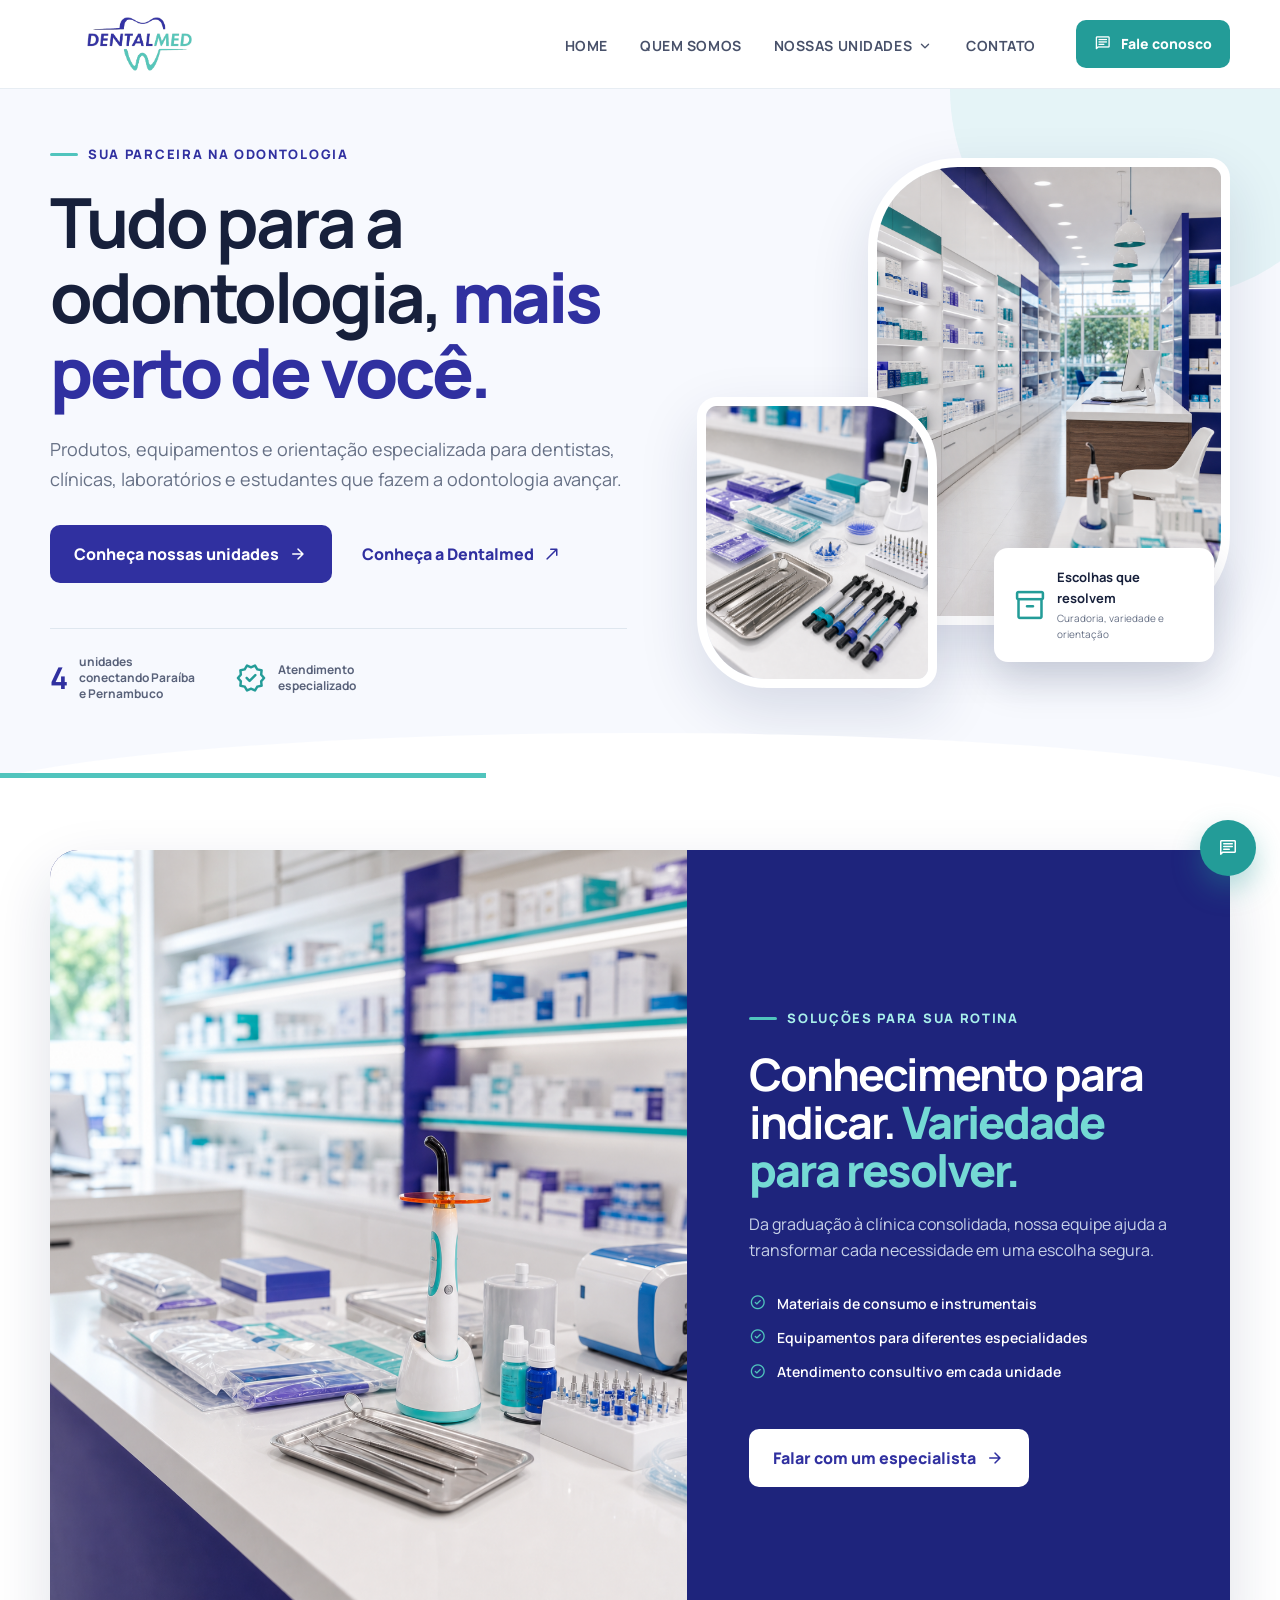
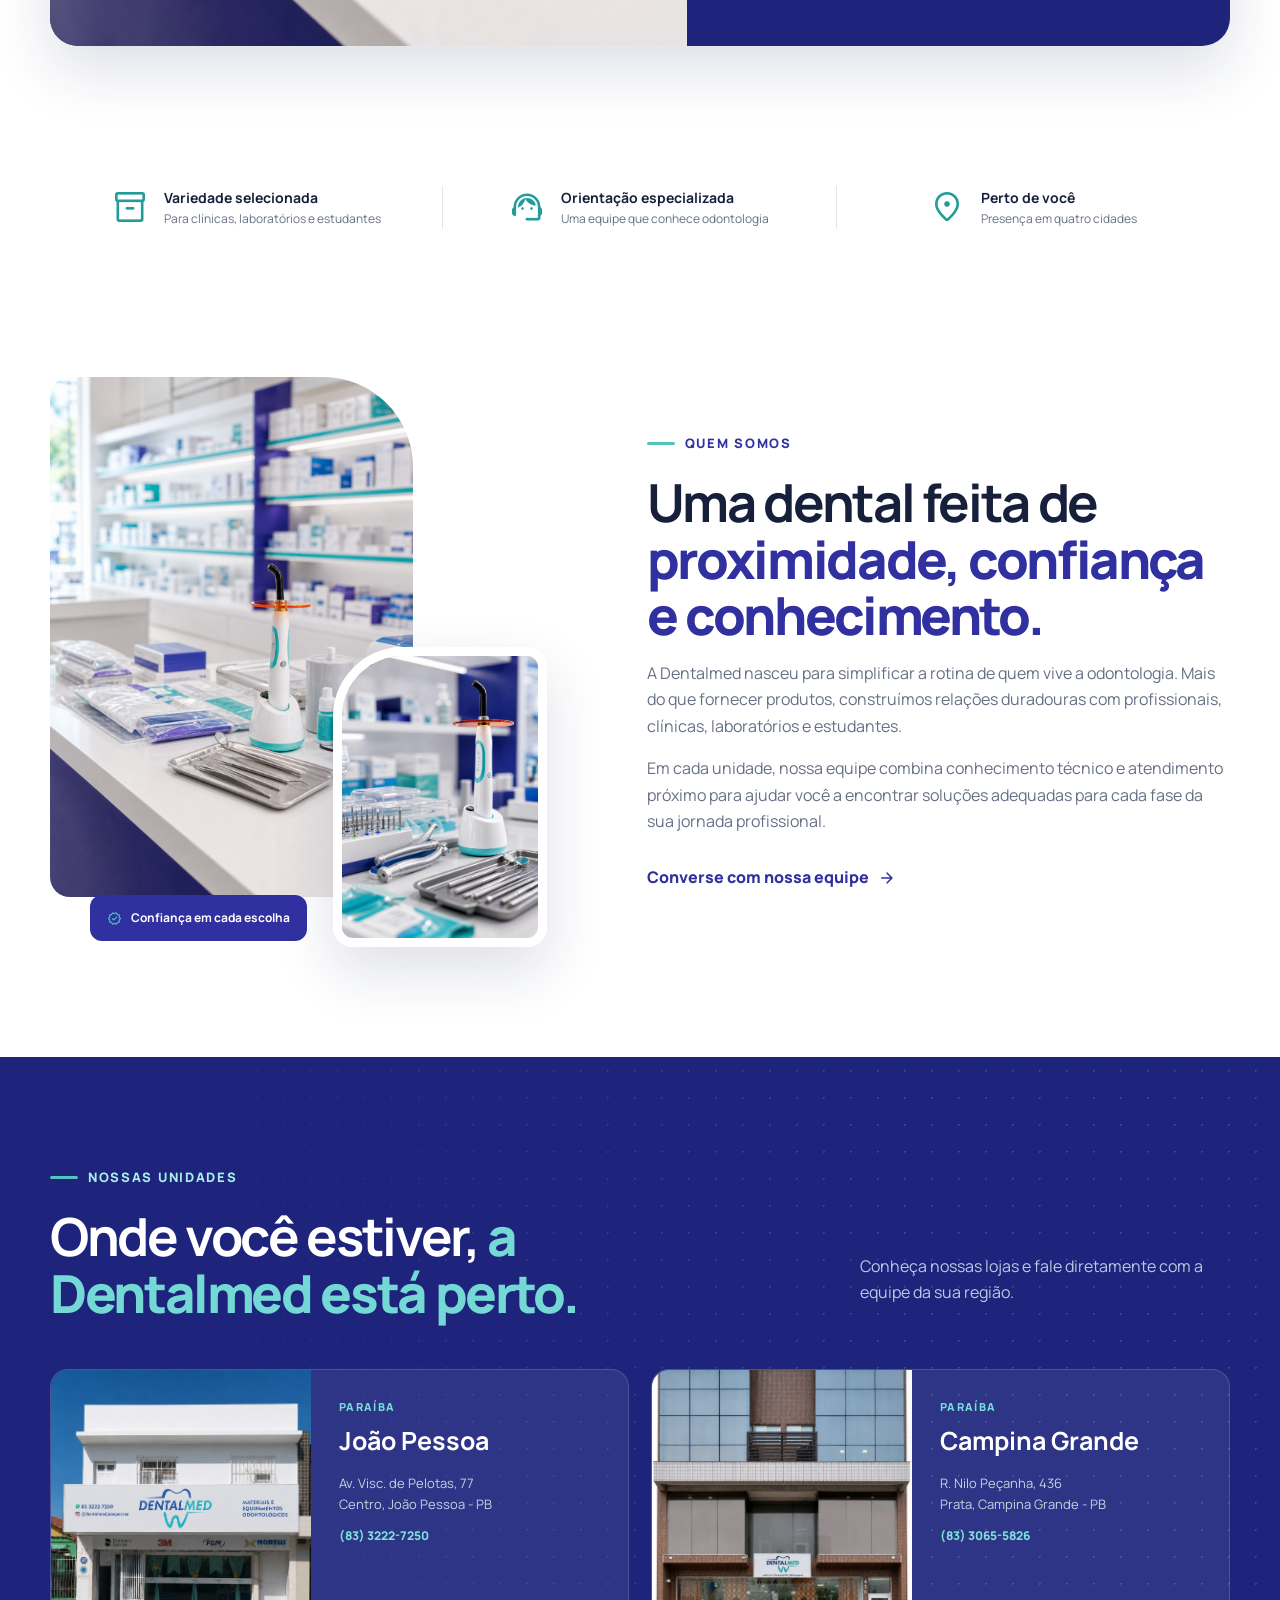
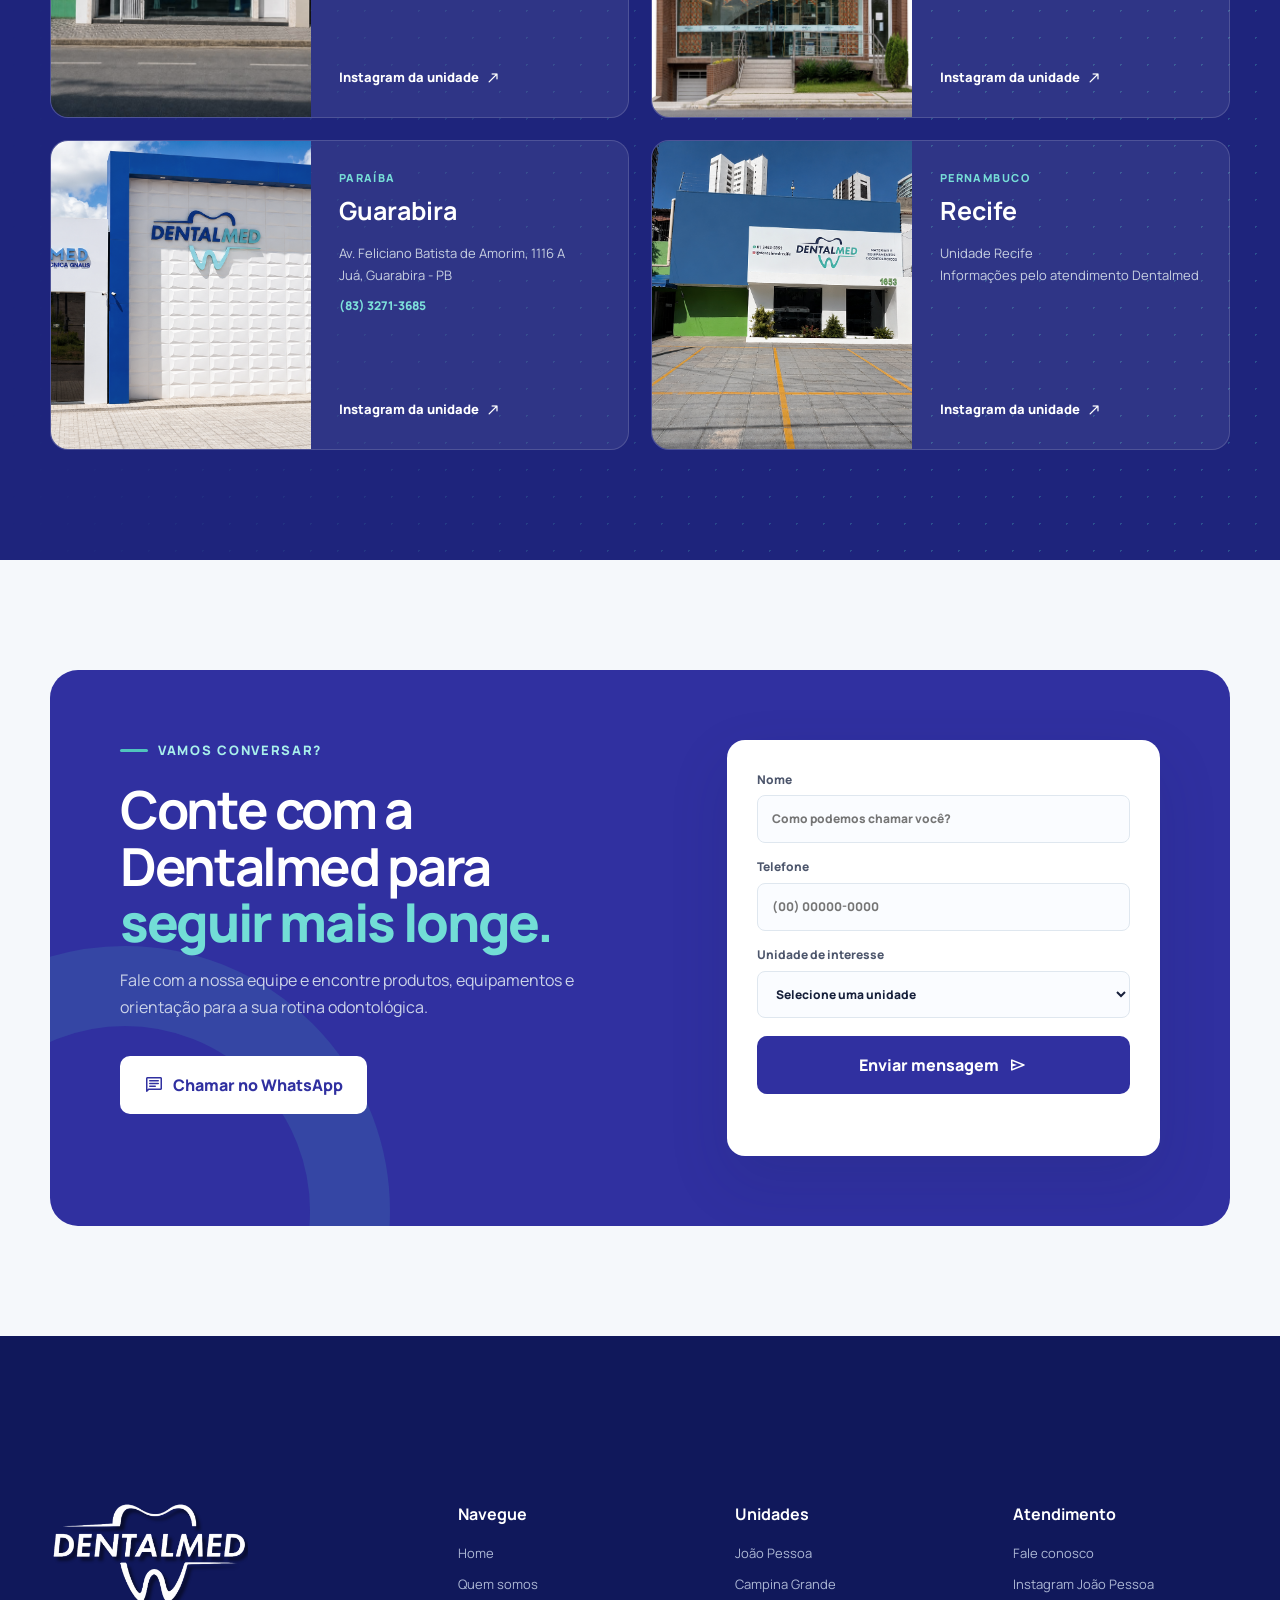
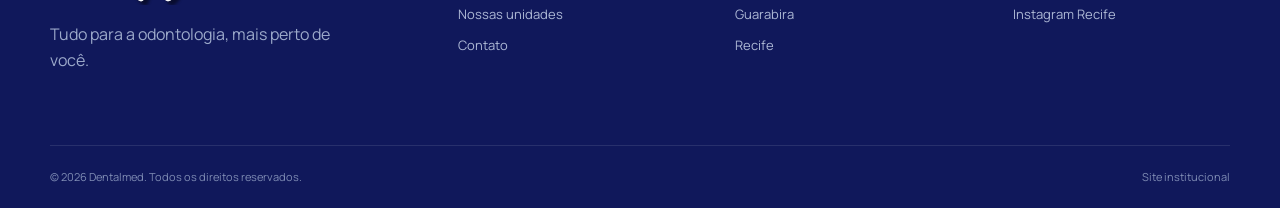
<file: index.html>
<!doctype html>
<html lang="pt-BR">
<head>
  <meta charset="utf-8">
  <meta name="viewport" content="width=device-width, initial-scale=1">
  <meta name="description" content="Dentalmed: produtos e equipamentos odontológicos com atendimento próximo em João Pessoa, Campina Grande, Guarabira e Recife.">
  <title>Dentalmed | Tudo para a odontologia, mais perto de você</title>
  <link rel="preconnect" href="https://fonts.googleapis.com">
  <link rel="preconnect" href="https://fonts.gstatic.com" crossorigin>
  <link href="https://fonts.googleapis.com/css2?family=Manrope:wght@400;500;600;700;800&family=Material+Symbols+Rounded:FILL@0..1&display=swap" rel="stylesheet">
  <link rel="stylesheet" href="styles.css">
</head>
<body>
  <header class="site-header" id="inicio">
    <div class="container header-inner">
      <a class="brand" href="#inicio" aria-label="Dentalmed - início">
        <img src="assets/dentalmed-logo-cropped.png" alt="Dentalmed">
      </a>
      <button class="menu-button" type="button" aria-label="Abrir menu" aria-expanded="false" aria-controls="main-menu">
        <span class="material-symbols-rounded" aria-hidden="true">menu</span>
      </button>
      <nav class="main-nav" id="main-menu" aria-label="Navegação principal">
        <a class="active" href="#inicio">Home</a>
        <a href="#quem-somos">Quem somos</a>
        <div class="nav-item has-dropdown">
          <button class="nav-trigger" type="button" aria-expanded="false" aria-controls="units-dropdown">Nossas unidades <span class="material-symbols-rounded" aria-hidden="true">expand_more</span></button>
          <div class="nav-dropdown" id="units-dropdown">
            <a href="unidade-joao-pessoa.html">João Pessoa</a>
            <a href="unidade-campina-grande.html">Campina Grande</a>
            <a href="unidade-guarabira.html">Guarabira</a>
            <a href="unidade-recife.html">Recife</a>
          </div>
        </div>
        <a href="#contato">Contato</a>
      </nav>
      <a class="button button-small header-cta" href="https://linktr.ee/mktgrupodentalmed" target="_blank" rel="noopener">
        <span class="material-symbols-rounded" aria-hidden="true">chat</span> Fale conosco
      </a>
    </div>
  </header>

  <main>
    <section class="hero">
      <div class="container hero-grid">
        <div class="hero-copy">
          <p class="eyebrow"><span></span> Sua parceira na odontologia</p>
          <h1><span>Tudo para a odontologia,</span> <strong>mais perto de você.</strong></h1>
          <p class="hero-text">Produtos, equipamentos e orientação especializada para dentistas, clínicas, laboratórios e estudantes que fazem a odontologia avançar.</p>
          <div class="hero-actions">
            <a class="button" href="#unidades">Conheça nossas unidades <span class="material-symbols-rounded" aria-hidden="true">arrow_forward</span></a>
            <a class="text-link" href="#quem-somos">Conheça a Dentalmed <span class="material-symbols-rounded" aria-hidden="true">north_east</span></a>
          </div>
          <div class="hero-proof" aria-label="Diferenciais Dentalmed">
            <div><strong>4</strong><span>unidades conectando Paraíba e Pernambuco</span></div>
            <div><span class="material-symbols-rounded" aria-hidden="true">verified</span><span>Atendimento especializado</span></div>
          </div>
        </div>
        <div class="hero-visual" aria-label="Produtos e equipamentos odontológicos">
          <div class="team-photo team-photo-main"><img src="assets/showroom-hero.png" alt="Ambiente organizado de produtos odontológicos"></div>
          <div class="team-photo team-photo-secondary"><img src="assets/products-detail.png" alt="Instrumentais e materiais odontológicos organizados"></div>
          <div class="hero-badge"><span class="material-symbols-rounded" aria-hidden="true">inventory_2</span><strong>Escolhas que resolvem</strong><span>Curadoria, variedade e orientação</span></div>
        </div>
      </div>
      <div class="hero-wave" aria-hidden="true"></div>
    </section>

    <section class="solutions section" aria-label="Soluções Dentalmed">
      <div class="container solutions-panel">
        <img src="assets/showroom-about.png" alt="Produtos odontológicos organizados em ambiente comercial Dentalmed">
        <div class="solutions-copy">
          <p class="eyebrow light"><span></span> Soluções para sua rotina</p>
          <h2>Conhecimento para indicar. <strong>Variedade para resolver.</strong></h2>
          <p>Da graduação à clínica consolidada, nossa equipe ajuda a transformar cada necessidade em uma escolha segura.</p>
          <ul>
            <li><span class="material-symbols-rounded">check_circle</span> Materiais de consumo e instrumentais</li>
            <li><span class="material-symbols-rounded">check_circle</span> Equipamentos para diferentes especialidades</li>
            <li><span class="material-symbols-rounded">check_circle</span> Atendimento consultivo em cada unidade</li>
          </ul>
          <a class="button button-white" href="#contato">Falar com um especialista <span class="material-symbols-rounded">arrow_forward</span></a>
        </div>
      </div>
    </section>

    <section class="trust-bar" aria-label="Compromissos Dentalmed">
      <div class="container trust-grid">
        <div><span class="material-symbols-rounded">inventory_2</span><p><strong>Variedade selecionada</strong><span>Para clínicas, laboratórios e estudantes</span></p></div>
        <div><span class="material-symbols-rounded">support_agent</span><p><strong>Orientação especializada</strong><span>Uma equipe que conhece odontologia</span></p></div>
        <div><span class="material-symbols-rounded">location_on</span><p><strong>Perto de você</strong><span>Presença em quatro cidades</span></p></div>
      </div>
    </section>

    <section class="about section" id="quem-somos">
      <div class="container about-grid">
        <div class="about-gallery">
          <img class="about-main" src="assets/showroom-about.png" alt="Showroom de materiais e equipamentos odontológicos">
          <img class="about-detail" src="assets/equipment-detail.png" alt="Equipamentos odontológicos em detalhe">
          <div class="about-seal"><span class="material-symbols-rounded">verified</span><strong>Confiança em cada escolha</strong></div>
        </div>
        <div class="about-copy">
          <p class="eyebrow"><span></span> Quem somos</p>
          <h2>Uma dental feita de <strong>proximidade, confiança e conhecimento.</strong></h2>
          <p>A Dentalmed nasceu para simplificar a rotina de quem vive a odontologia. Mais do que fornecer produtos, construímos relações duradouras com profissionais, clínicas, laboratórios e estudantes.</p>
          <p>Em cada unidade, nossa equipe combina conhecimento técnico e atendimento próximo para ajudar você a encontrar soluções adequadas para cada fase da sua jornada profissional.</p>
          <a class="text-link" href="#contato">Converse com nossa equipe <span class="material-symbols-rounded">arrow_forward</span></a>
        </div>
      </div>
    </section>

    <section class="units section" id="unidades">
      <div class="container">
        <div class="section-heading">
          <div><p class="eyebrow light"><span></span> Nossas unidades</p><h2>Onde você estiver, <strong>a Dentalmed está perto.</strong></h2></div>
          <p>Conheça nossas lojas e fale diretamente com a equipe da sua região.</p>
        </div>
        <div class="unit-grid">
          <article class="unit-card">
            <img src="assets/facades/joao-pessoa.png" alt="Fachada da Dentalmed João Pessoa">
            <div class="unit-content"><span class="unit-state">Paraíba</span><h3>João Pessoa</h3><p>Av. Visc. de Pelotas, 77<br>Centro, João Pessoa - PB</p><a class="unit-phone" href="tel:+558332227250">(83) 3222-7250</a><a href="https://www.instagram.com/dentalmedjoaopessoa/" target="_blank" rel="noopener">Instagram da unidade <span class="material-symbols-rounded">north_east</span></a></div>
          </article>
          <article class="unit-card">
            <img src="assets/facades/campina-grande.png" alt="Fachada da Dentalmed Campina Grande">
            <div class="unit-content"><span class="unit-state">Paraíba</span><h3>Campina Grande</h3><p>R. Nilo Peçanha, 436<br>Prata, Campina Grande - PB</p><a class="unit-phone" href="tel:+558330655826">(83) 3065-5826</a><a href="https://www.instagram.com/dentalmedcampinagrande/" target="_blank" rel="noopener">Instagram da unidade <span class="material-symbols-rounded">north_east</span></a></div>
          </article>
          <article class="unit-card">
            <img src="assets/facades/guarabira.png" alt="Fachada da Dentalmed Guarabira">
            <div class="unit-content"><span class="unit-state">Paraíba</span><h3>Guarabira</h3><p>Av. Feliciano Batista de Amorim, 1116 A<br>Juá, Guarabira - PB</p><a class="unit-phone" href="tel:+558332713685">(83) 3271-3685</a><a href="https://www.instagram.com/dentalmedguarabira/" target="_blank" rel="noopener">Instagram da unidade <span class="material-symbols-rounded">north_east</span></a></div>
          </article>
          <article class="unit-card">
            <img src="assets/facades/recife.png" alt="Fachada da Dentalmed Recife">
            <div class="unit-content"><span class="unit-state">Pernambuco</span><h3>Recife</h3><p>Unidade Recife<br>Informações pelo atendimento Dentalmed</p><a href="https://www.instagram.com/dentalmedrecife/" target="_blank" rel="noopener">Instagram da unidade <span class="material-symbols-rounded">north_east</span></a></div>
          </article>
        </div>
      </div>
    </section>

    <section class="contact section" id="contato">
      <div class="container contact-panel">
        <div class="contact-copy">
          <p class="eyebrow light"><span></span> Vamos conversar?</p>
          <h2>Conte com a Dentalmed para <strong>seguir mais longe.</strong></h2>
          <p>Fale com a nossa equipe e encontre produtos, equipamentos e orientação para a sua rotina odontológica.</p>
          <a class="button button-white" href="https://linktr.ee/mktgrupodentalmed" target="_blank" rel="noopener"><span class="material-symbols-rounded">chat</span> Chamar no WhatsApp</a>
        </div>
        <form class="contact-form" novalidate>
          <label>Nome<input type="text" name="nome" placeholder="Como podemos chamar você?" required></label>
          <label>Telefone<input type="tel" name="telefone" placeholder="(00) 00000-0000" required></label>
          <label>Unidade de interesse<select name="unidade" required><option value="">Selecione uma unidade</option><option>João Pessoa</option><option>Campina Grande</option><option>Guarabira</option><option>Recife</option></select></label>
          <button class="button" type="submit">Enviar mensagem <span class="material-symbols-rounded">send</span></button>
          <p class="form-status" role="status"></p>
        </form>
      </div>
    </section>
  </main>

  <footer class="site-footer">
    <div class="footer-art" aria-hidden="true"></div>
    <div class="container footer-grid">
      <div><img class="footer-logo" src="assets/dentalmed-logo-white-cropped.png" alt="Dentalmed"><p>Tudo para a odontologia, mais perto de você.</p></div>
      <div><strong>Navegue</strong><a href="#inicio">Home</a><a href="#quem-somos">Quem somos</a><a href="#unidades">Nossas unidades</a><a href="#contato">Contato</a></div>
      <div><strong>Unidades</strong><a href="unidade-joao-pessoa.html">João Pessoa</a><a href="unidade-campina-grande.html">Campina Grande</a><a href="unidade-guarabira.html">Guarabira</a><a href="unidade-recife.html">Recife</a></div>
      <div><strong>Atendimento</strong><a href="https://linktr.ee/mktgrupodentalmed" target="_blank" rel="noopener">Fale conosco</a><a href="https://www.instagram.com/dentalmedjoaopessoa/" target="_blank" rel="noopener">Instagram João Pessoa</a><a href="https://www.instagram.com/dentalmedrecife/" target="_blank" rel="noopener">Instagram Recife</a></div>
    </div>
    <div class="container footer-bottom"><span>© 2026 Dentalmed. Todos os direitos reservados.</span><span>Site institucional</span></div>
  </footer>
  <a class="floating-whatsapp" href="https://linktr.ee/mktgrupodentalmed" target="_blank" rel="noopener" aria-label="Falar com a Dentalmed"><span class="material-symbols-rounded">chat</span></a>
  <script src="script.js"></script>
</body>
</html>
</file>
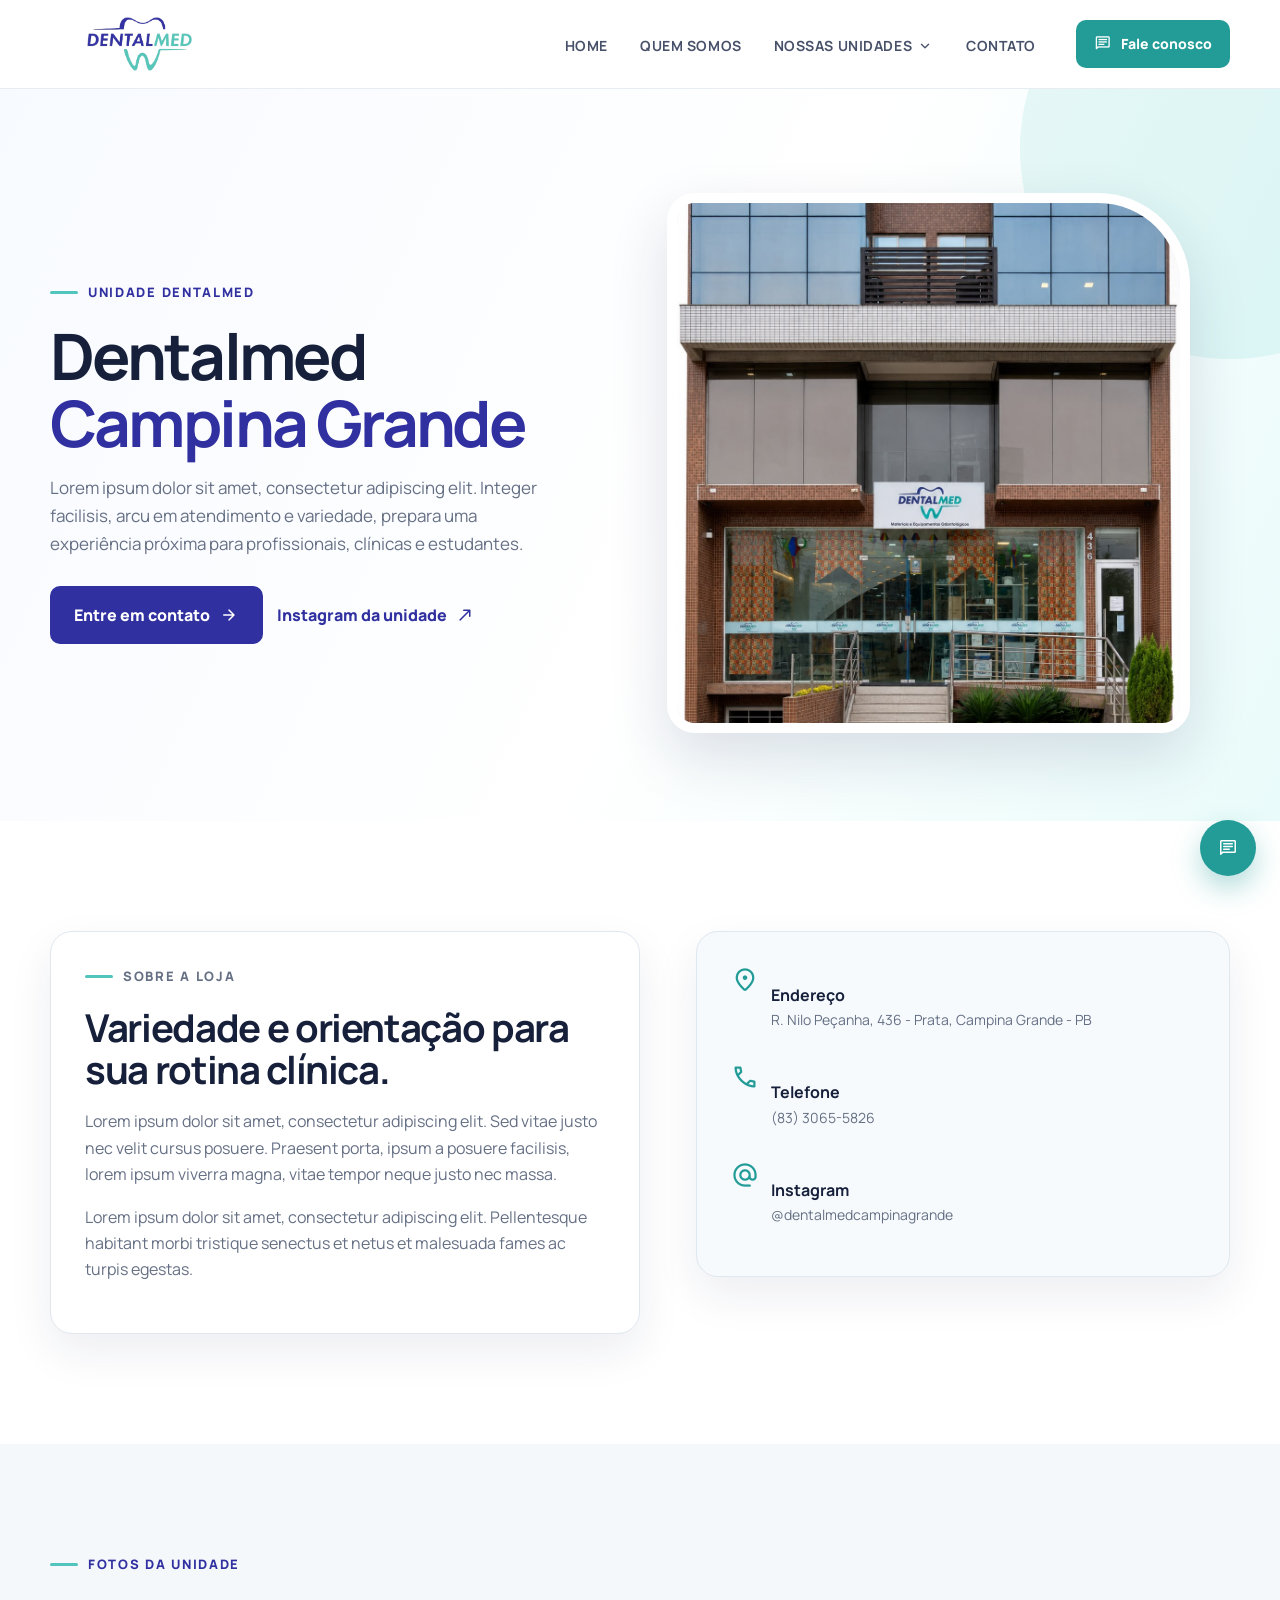
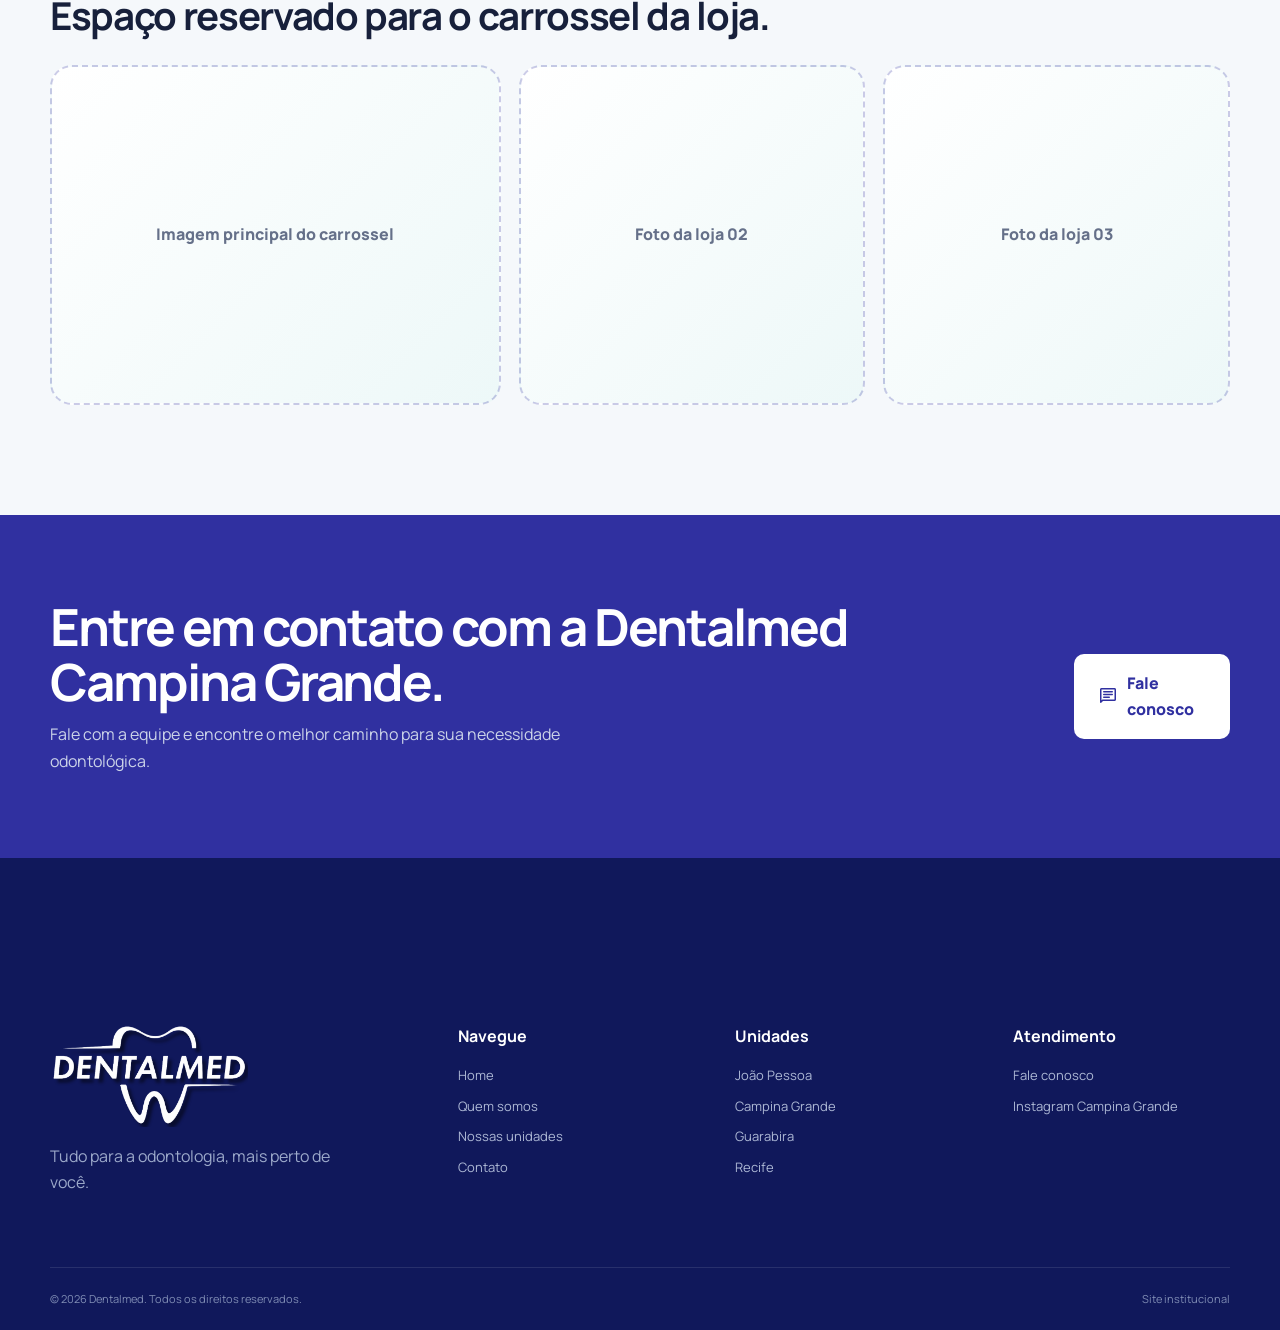
<file: unidade-campina-grande.html>
<!doctype html>
<html lang="pt-BR">
<head>
  <meta charset="utf-8">
  <meta name="viewport" content="width=device-width, initial-scale=1">
  <meta name="description" content="Conheça a unidade Dentalmed Campina Grande.">
  <title>Dentalmed Campina Grande | Unidade Dentalmed</title>
  <link rel="preconnect" href="https://fonts.googleapis.com">
  <link rel="preconnect" href="https://fonts.gstatic.com" crossorigin>
  <link href="https://fonts.googleapis.com/css2?family=Manrope:wght@400;500;600;700;800&family=Material+Symbols+Rounded:FILL@0..1&display=swap" rel="stylesheet">
  <link rel="stylesheet" href="styles.css">
</head>
<body class="unit-page">
  <header class="site-header" id="inicio">
    <div class="container header-inner">
      <a class="brand" href="index.html#inicio" aria-label="Dentalmed - início"><img src="assets/dentalmed-logo-cropped.png" alt="Dentalmed"></a>
      <button class="menu-button" type="button" aria-label="Abrir menu" aria-expanded="false" aria-controls="main-menu"><span class="material-symbols-rounded" aria-hidden="true">menu</span></button>
      <nav class="main-nav" id="main-menu" aria-label="Navegação principal">
        <a href="index.html#inicio">Home</a><a href="index.html#quem-somos">Quem somos</a>
        <div class="nav-item has-dropdown"><button class="nav-trigger" type="button" aria-expanded="false" aria-controls="units-dropdown">Nossas unidades <span class="material-symbols-rounded" aria-hidden="true">expand_more</span></button><div class="nav-dropdown" id="units-dropdown"><a href="unidade-joao-pessoa.html">João Pessoa</a><a href="unidade-campina-grande.html">Campina Grande</a><a href="unidade-guarabira.html">Guarabira</a><a href="unidade-recife.html">Recife</a></div></div>
        <a href="index.html#contato">Contato</a>
      </nav>
      <a class="button button-small header-cta" href="https://linktr.ee/mktgrupodentalmed" target="_blank" rel="noopener"><span class="material-symbols-rounded" aria-hidden="true">chat</span> Fale conosco</a>
    </div>
  </header>
  <main>
    <section class="unit-hero"><div class="container unit-hero-grid"><div class="unit-hero-copy"><p class="eyebrow"><span></span> Unidade Dentalmed</p><h1>Dentalmed <strong>Campina Grande</strong></h1><p>Lorem ipsum dolor sit amet, consectetur adipiscing elit. Integer facilisis, arcu em atendimento e variedade, prepara uma experiência próxima para profissionais, clínicas e estudantes.</p><div class="unit-hero-actions"><a class="button" href="https://linktr.ee/mktgrupodentalmed" target="_blank" rel="noopener">Entre em contato <span class="material-symbols-rounded">arrow_forward</span></a><a class="text-link" href="https://www.instagram.com/dentalmedcampinagrande/" target="_blank" rel="noopener">Instagram da unidade <span class="material-symbols-rounded">north_east</span></a></div></div><figure class="unit-hero-image"><img src="assets/facades/campina-grande.png" alt="Fachada da Dentalmed Campina Grande"></figure></div></section>
    <section class="unit-info section"><div class="container unit-info-grid"><article class="unit-text-card"><p class="eyebrow"><span></span> Sobre a loja</p><h2>Variedade e orientação para sua rotina clínica.</h2><p>Lorem ipsum dolor sit amet, consectetur adipiscing elit. Sed vitae justo nec velit cursus posuere. Praesent porta, ipsum a posuere facilisis, lorem ipsum viverra magna, vitae tempor neque justo nec massa.</p><p>Lorem ipsum dolor sit amet, consectetur adipiscing elit. Pellentesque habitant morbi tristique senectus et netus et malesuada fames ac turpis egestas.</p></article><aside class="unit-contact-card"><div class="unit-contact-row"><span class="material-symbols-rounded">location_on</span><p><strong>Endereço</strong><span>R. Nilo Peçanha, 436 - Prata, Campina Grande - PB</span></p></div><div class="unit-contact-row"><span class="material-symbols-rounded">call</span><p><strong>Telefone</strong><span>(83) 3065-5826</span></p></div><div class="unit-contact-row"><span class="material-symbols-rounded">alternate_email</span><p><strong>Instagram</strong><span>@dentalmedcampinagrande</span></p></div></aside></div></section>
    <section class="unit-gallery section"><div class="container"><p class="eyebrow"><span></span> Fotos da unidade</p><h2>Espaço reservado para o carrossel da loja.</h2><div class="carousel-placeholder" aria-label="Espaço para carrossel de fotos da unidade"><div class="carousel-slot">Imagem principal do carrossel</div><div class="carousel-slot">Foto da loja 02</div><div class="carousel-slot">Foto da loja 03</div></div></div></section>
    <section class="unit-final-cta"><div class="container unit-final-panel"><div><h2>Entre em contato com a Dentalmed Campina Grande.</h2><p>Fale com a equipe e encontre o melhor caminho para sua necessidade odontológica.</p></div><a class="button button-white" href="https://linktr.ee/mktgrupodentalmed" target="_blank" rel="noopener"><span class="material-symbols-rounded">chat</span> Fale conosco</a></div></section>
  </main>
  <footer class="site-footer"><div class="footer-art" aria-hidden="true"></div><div class="container footer-grid"><div><img class="footer-logo" src="assets/dentalmed-logo-white-cropped.png" alt="Dentalmed"><p>Tudo para a odontologia, mais perto de você.</p></div><div><strong>Navegue</strong><a href="index.html#inicio">Home</a><a href="index.html#quem-somos">Quem somos</a><a href="index.html#unidades">Nossas unidades</a><a href="index.html#contato">Contato</a></div><div><strong>Unidades</strong><a href="unidade-joao-pessoa.html">João Pessoa</a><a href="unidade-campina-grande.html">Campina Grande</a><a href="unidade-guarabira.html">Guarabira</a><a href="unidade-recife.html">Recife</a></div><div><strong>Atendimento</strong><a href="https://linktr.ee/mktgrupodentalmed" target="_blank" rel="noopener">Fale conosco</a><a href="https://www.instagram.com/dentalmedcampinagrande/" target="_blank" rel="noopener">Instagram Campina Grande</a></div></div><div class="container footer-bottom"><span>© 2026 Dentalmed. Todos os direitos reservados.</span><span>Site institucional</span></div></footer>
  <a class="floating-whatsapp" href="https://linktr.ee/mktgrupodentalmed" target="_blank" rel="noopener" aria-label="Falar com a Dentalmed"><span class="material-symbols-rounded">chat</span></a>
  <script src="script.js"></script>
</body>
</html>
</file>
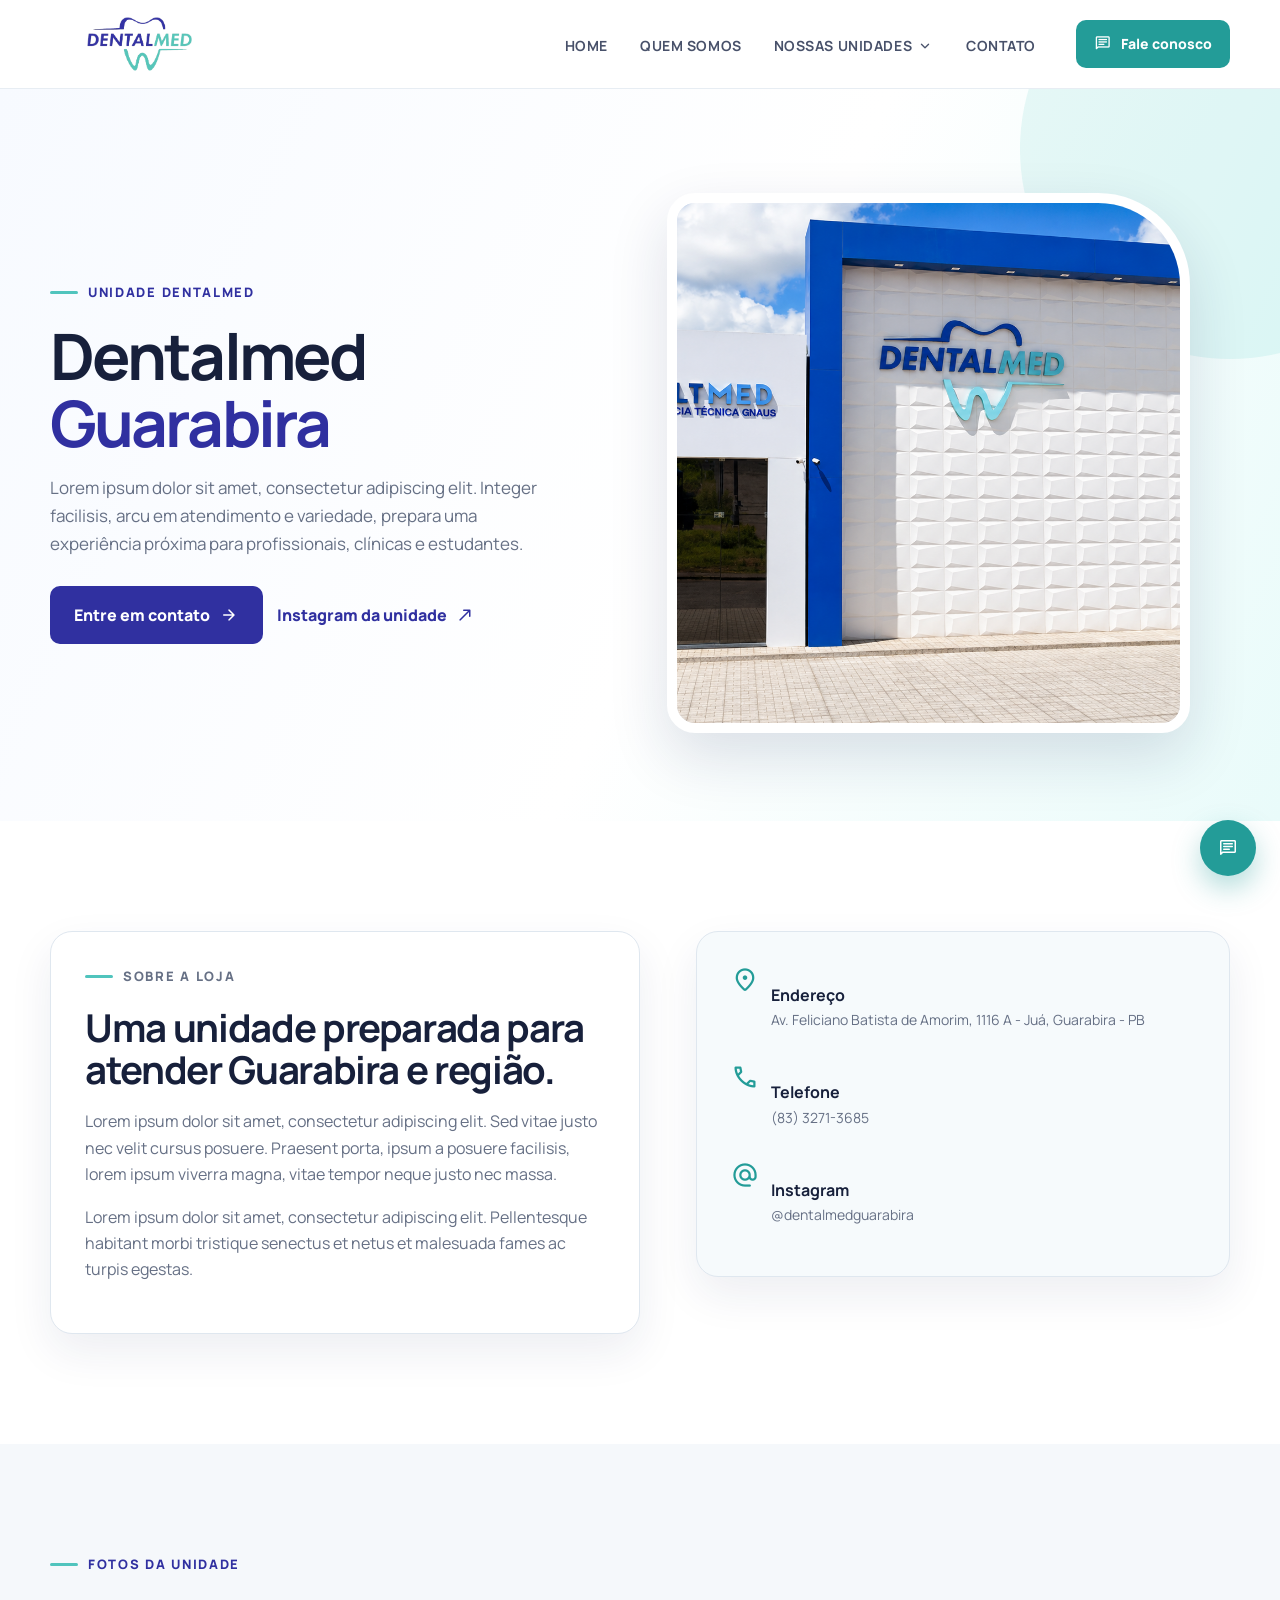
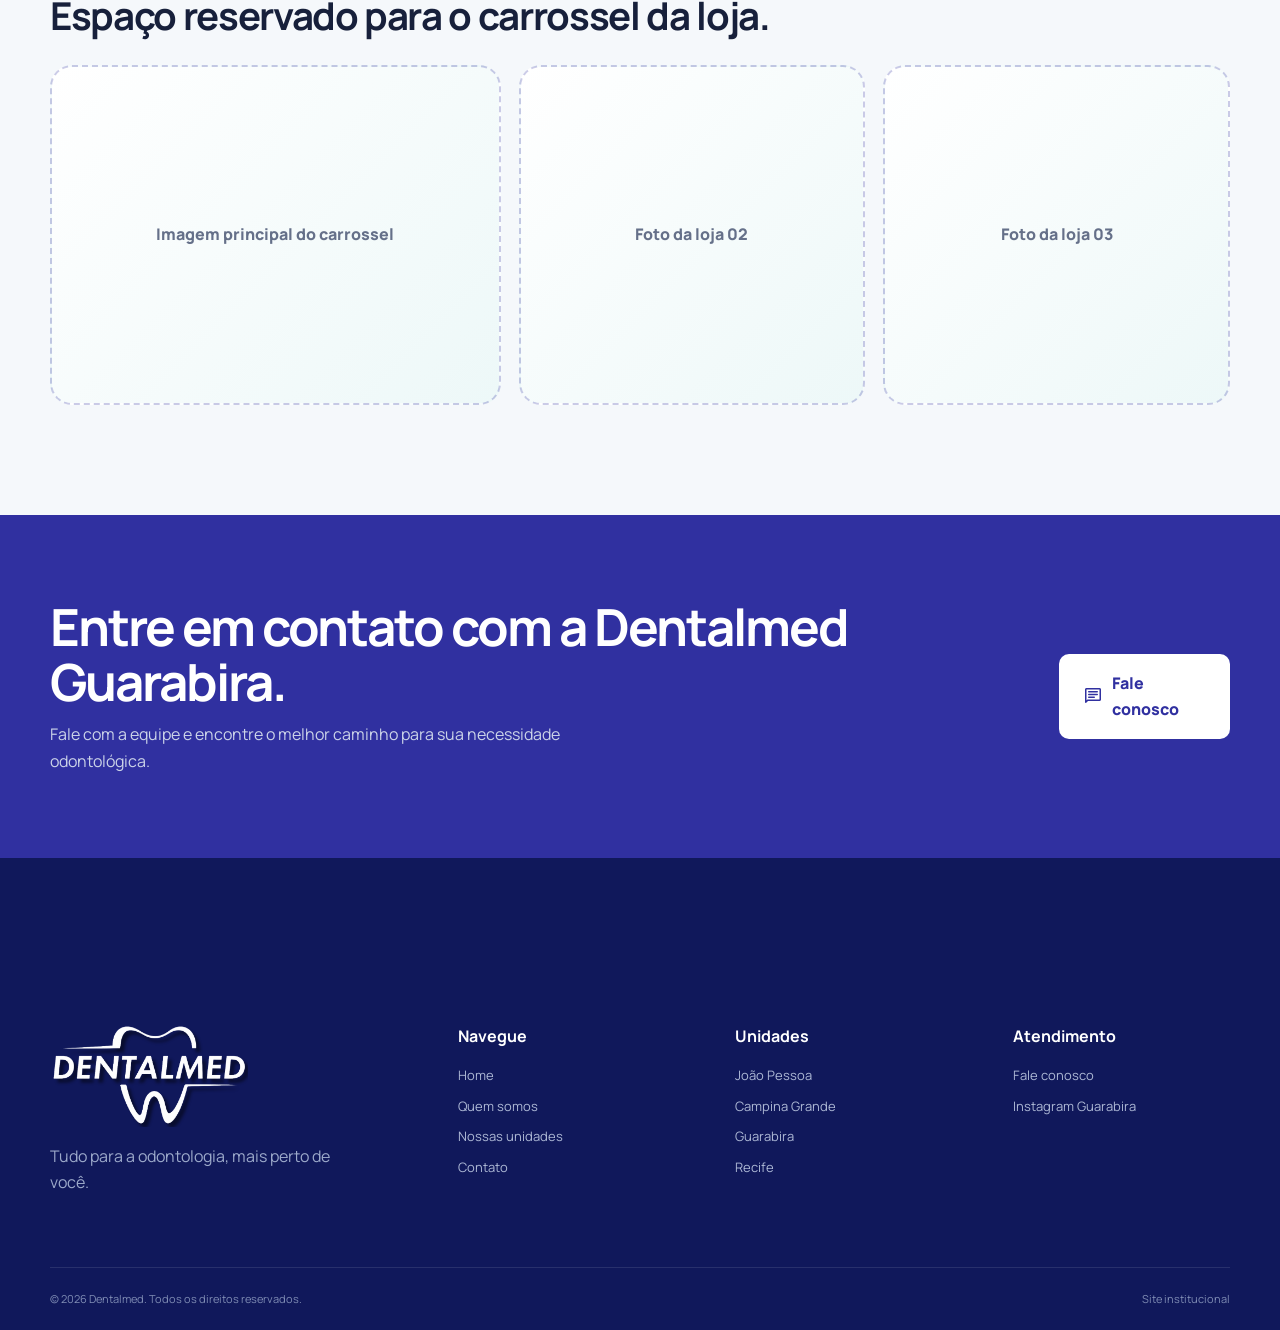
<file: unidade-guarabira.html>
<!doctype html>
<html lang="pt-BR">
<head>
  <meta charset="utf-8">
  <meta name="viewport" content="width=device-width, initial-scale=1">
  <meta name="description" content="Conheça a unidade Dentalmed Guarabira.">
  <title>Dentalmed Guarabira | Unidade Dentalmed</title>
  <link rel="preconnect" href="https://fonts.googleapis.com">
  <link rel="preconnect" href="https://fonts.gstatic.com" crossorigin>
  <link href="https://fonts.googleapis.com/css2?family=Manrope:wght@400;500;600;700;800&family=Material+Symbols+Rounded:FILL@0..1&display=swap" rel="stylesheet">
  <link rel="stylesheet" href="styles.css">
</head>
<body class="unit-page">
  <header class="site-header" id="inicio">
    <div class="container header-inner">
      <a class="brand" href="index.html#inicio" aria-label="Dentalmed - início"><img src="assets/dentalmed-logo-cropped.png" alt="Dentalmed"></a>
      <button class="menu-button" type="button" aria-label="Abrir menu" aria-expanded="false" aria-controls="main-menu"><span class="material-symbols-rounded" aria-hidden="true">menu</span></button>
      <nav class="main-nav" id="main-menu" aria-label="Navegação principal">
        <a href="index.html#inicio">Home</a><a href="index.html#quem-somos">Quem somos</a>
        <div class="nav-item has-dropdown"><button class="nav-trigger" type="button" aria-expanded="false" aria-controls="units-dropdown">Nossas unidades <span class="material-symbols-rounded" aria-hidden="true">expand_more</span></button><div class="nav-dropdown" id="units-dropdown"><a href="unidade-joao-pessoa.html">João Pessoa</a><a href="unidade-campina-grande.html">Campina Grande</a><a href="unidade-guarabira.html">Guarabira</a><a href="unidade-recife.html">Recife</a></div></div>
        <a href="index.html#contato">Contato</a>
      </nav>
      <a class="button button-small header-cta" href="https://linktr.ee/mktgrupodentalmed" target="_blank" rel="noopener"><span class="material-symbols-rounded" aria-hidden="true">chat</span> Fale conosco</a>
    </div>
  </header>
  <main>
    <section class="unit-hero"><div class="container unit-hero-grid"><div class="unit-hero-copy"><p class="eyebrow"><span></span> Unidade Dentalmed</p><h1>Dentalmed <strong>Guarabira</strong></h1><p>Lorem ipsum dolor sit amet, consectetur adipiscing elit. Integer facilisis, arcu em atendimento e variedade, prepara uma experiência próxima para profissionais, clínicas e estudantes.</p><div class="unit-hero-actions"><a class="button" href="https://linktr.ee/mktgrupodentalmed" target="_blank" rel="noopener">Entre em contato <span class="material-symbols-rounded">arrow_forward</span></a><a class="text-link" href="https://www.instagram.com/dentalmedguarabira/" target="_blank" rel="noopener">Instagram da unidade <span class="material-symbols-rounded">north_east</span></a></div></div><figure class="unit-hero-image"><img src="assets/facades/guarabira.png" alt="Fachada da Dentalmed Guarabira"></figure></div></section>
    <section class="unit-info section"><div class="container unit-info-grid"><article class="unit-text-card"><p class="eyebrow"><span></span> Sobre a loja</p><h2>Uma unidade preparada para atender Guarabira e região.</h2><p>Lorem ipsum dolor sit amet, consectetur adipiscing elit. Sed vitae justo nec velit cursus posuere. Praesent porta, ipsum a posuere facilisis, lorem ipsum viverra magna, vitae tempor neque justo nec massa.</p><p>Lorem ipsum dolor sit amet, consectetur adipiscing elit. Pellentesque habitant morbi tristique senectus et netus et malesuada fames ac turpis egestas.</p></article><aside class="unit-contact-card"><div class="unit-contact-row"><span class="material-symbols-rounded">location_on</span><p><strong>Endereço</strong><span>Av. Feliciano Batista de Amorim, 1116 A - Juá, Guarabira - PB</span></p></div><div class="unit-contact-row"><span class="material-symbols-rounded">call</span><p><strong>Telefone</strong><span>(83) 3271-3685</span></p></div><div class="unit-contact-row"><span class="material-symbols-rounded">alternate_email</span><p><strong>Instagram</strong><span>@dentalmedguarabira</span></p></div></aside></div></section>
    <section class="unit-gallery section"><div class="container"><p class="eyebrow"><span></span> Fotos da unidade</p><h2>Espaço reservado para o carrossel da loja.</h2><div class="carousel-placeholder" aria-label="Espaço para carrossel de fotos da unidade"><div class="carousel-slot">Imagem principal do carrossel</div><div class="carousel-slot">Foto da loja 02</div><div class="carousel-slot">Foto da loja 03</div></div></div></section>
    <section class="unit-final-cta"><div class="container unit-final-panel"><div><h2>Entre em contato com a Dentalmed Guarabira.</h2><p>Fale com a equipe e encontre o melhor caminho para sua necessidade odontológica.</p></div><a class="button button-white" href="https://linktr.ee/mktgrupodentalmed" target="_blank" rel="noopener"><span class="material-symbols-rounded">chat</span> Fale conosco</a></div></section>
  </main>
  <footer class="site-footer"><div class="footer-art" aria-hidden="true"></div><div class="container footer-grid"><div><img class="footer-logo" src="assets/dentalmed-logo-white-cropped.png" alt="Dentalmed"><p>Tudo para a odontologia, mais perto de você.</p></div><div><strong>Navegue</strong><a href="index.html#inicio">Home</a><a href="index.html#quem-somos">Quem somos</a><a href="index.html#unidades">Nossas unidades</a><a href="index.html#contato">Contato</a></div><div><strong>Unidades</strong><a href="unidade-joao-pessoa.html">João Pessoa</a><a href="unidade-campina-grande.html">Campina Grande</a><a href="unidade-guarabira.html">Guarabira</a><a href="unidade-recife.html">Recife</a></div><div><strong>Atendimento</strong><a href="https://linktr.ee/mktgrupodentalmed" target="_blank" rel="noopener">Fale conosco</a><a href="https://www.instagram.com/dentalmedguarabira/" target="_blank" rel="noopener">Instagram Guarabira</a></div></div><div class="container footer-bottom"><span>© 2026 Dentalmed. Todos os direitos reservados.</span><span>Site institucional</span></div></footer>
  <a class="floating-whatsapp" href="https://linktr.ee/mktgrupodentalmed" target="_blank" rel="noopener" aria-label="Falar com a Dentalmed"><span class="material-symbols-rounded">chat</span></a>
  <script src="script.js"></script>
</body>
</html>
</file>
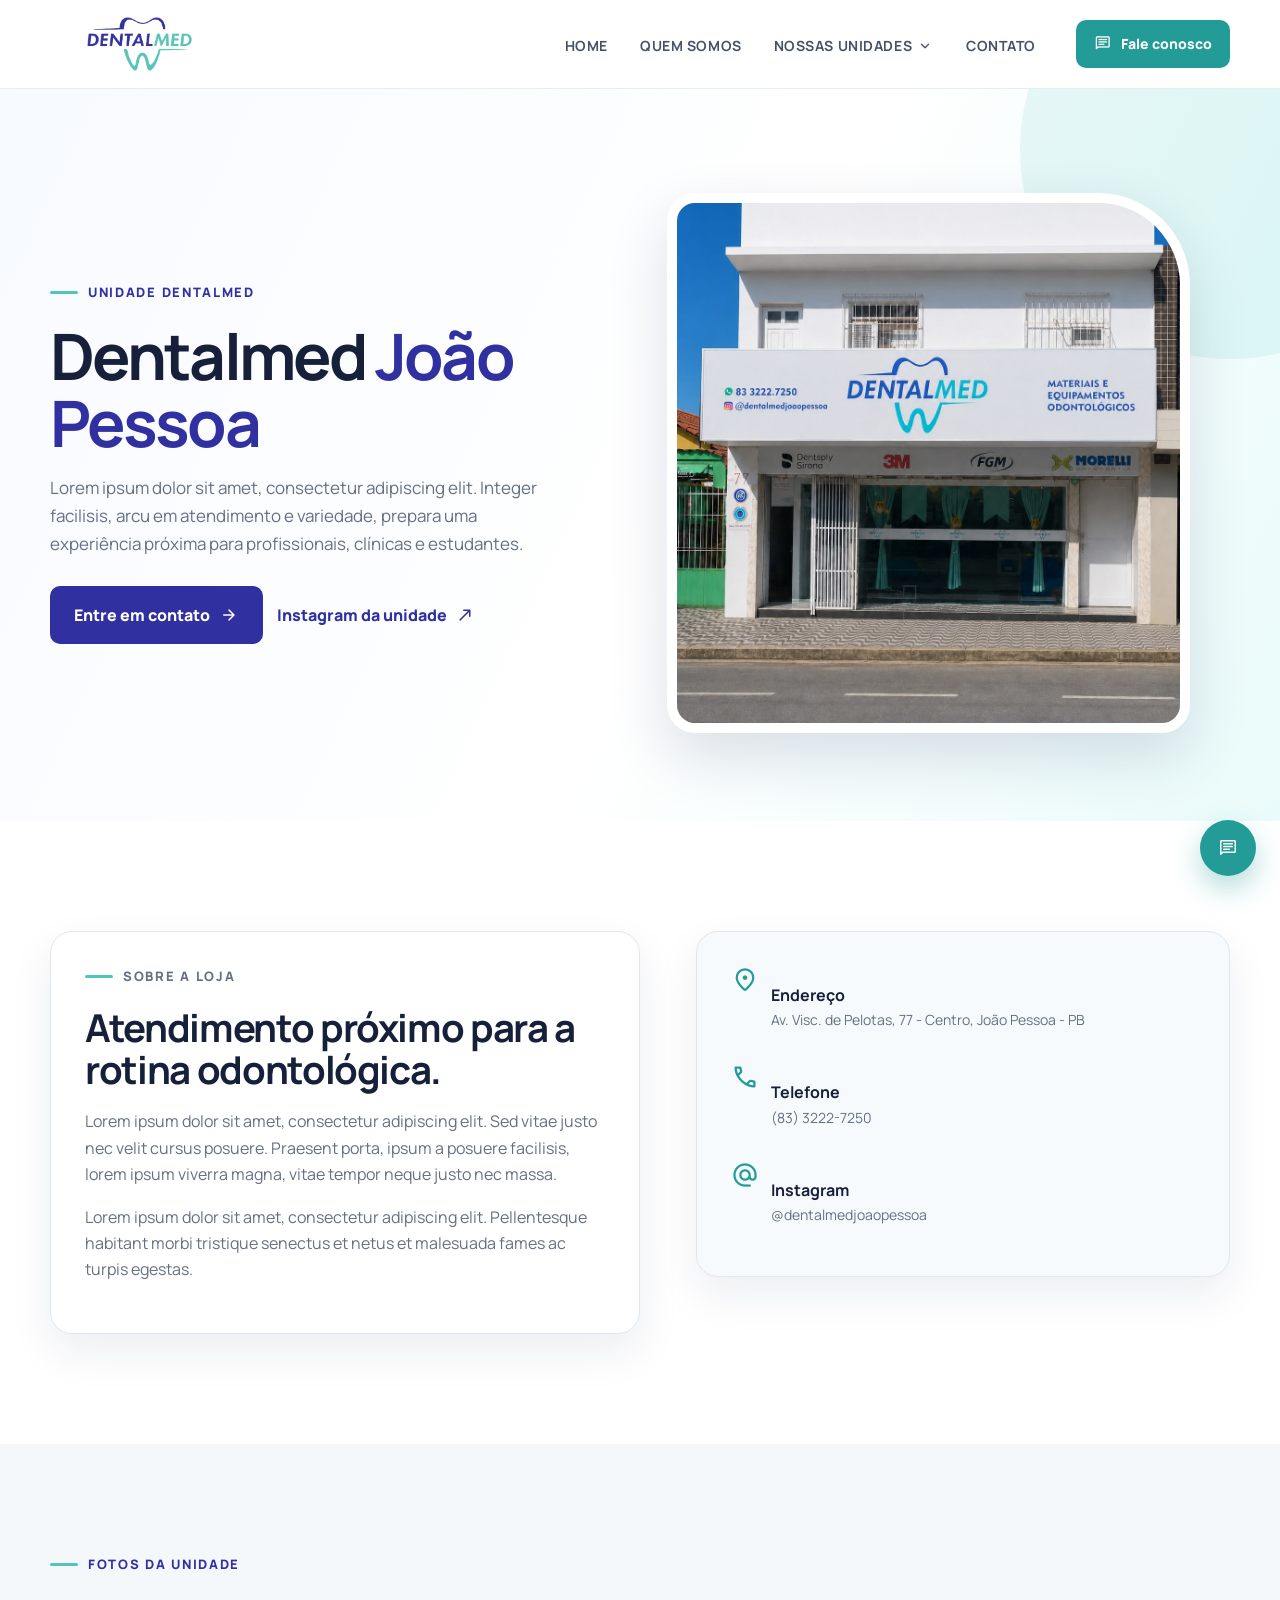
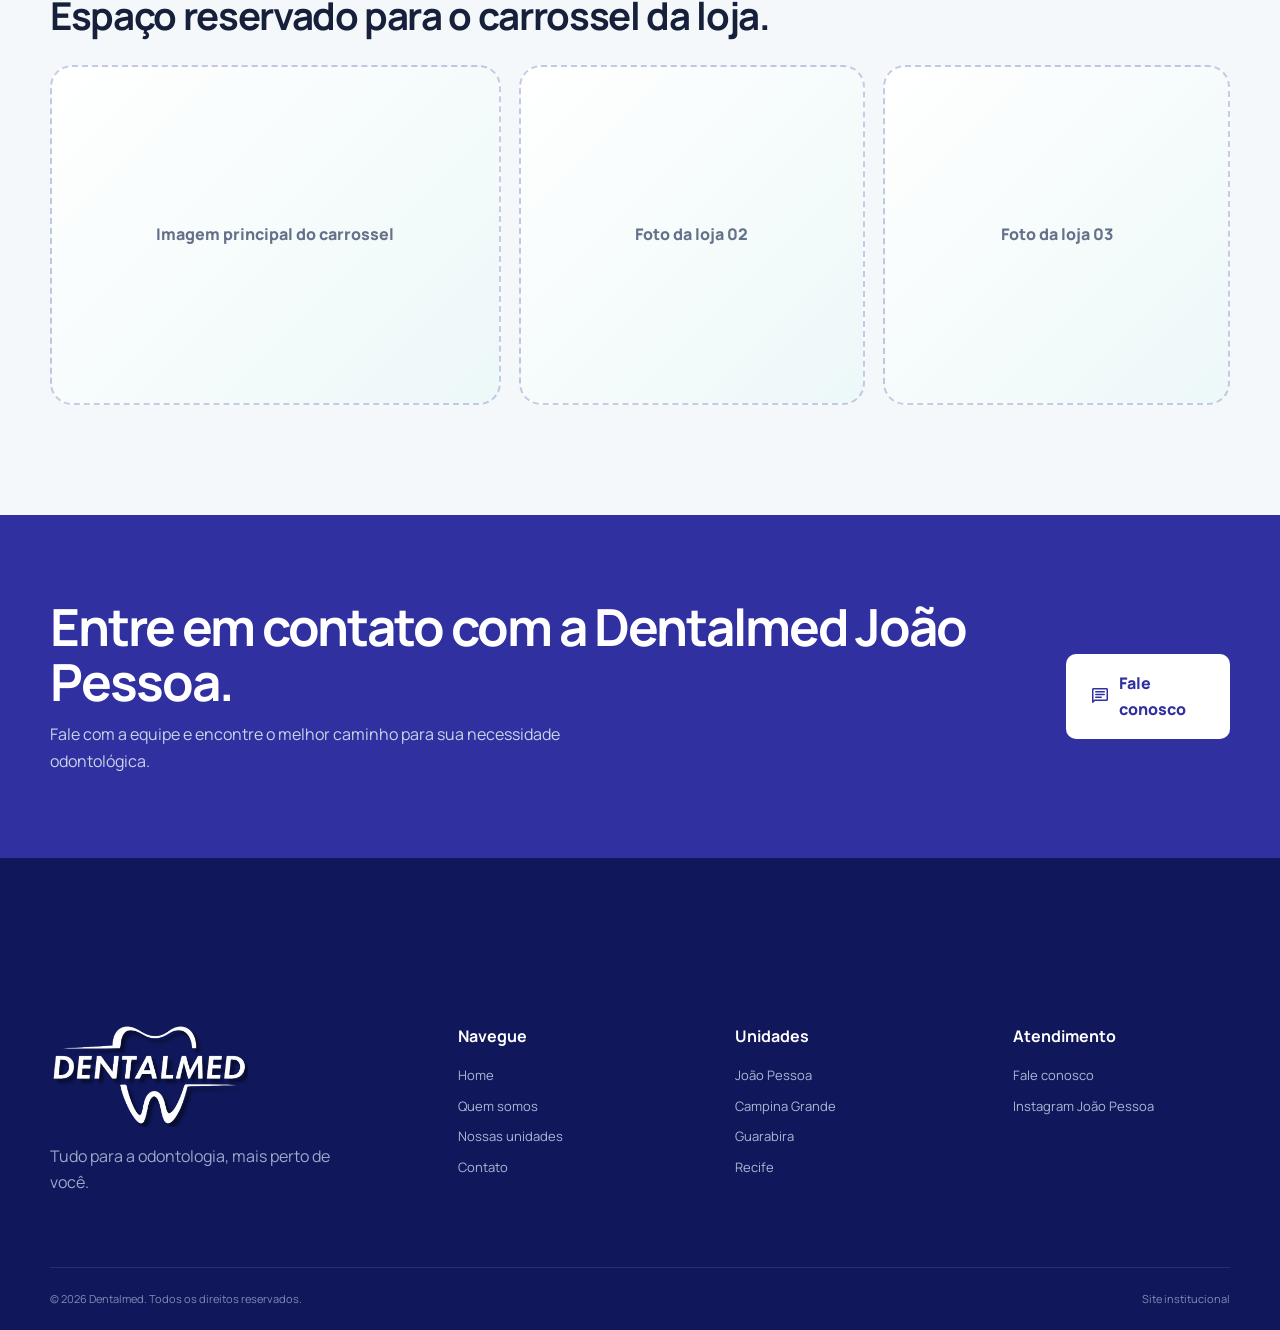
<file: unidade-joao-pessoa.html>
<!doctype html>
<html lang="pt-BR">
<head>
  <meta charset="utf-8">
  <meta name="viewport" content="width=device-width, initial-scale=1">
  <meta name="description" content="Conheça a unidade Dentalmed João Pessoa.">
  <title>Dentalmed João Pessoa | Unidade Dentalmed</title>
  <link rel="preconnect" href="https://fonts.googleapis.com">
  <link rel="preconnect" href="https://fonts.gstatic.com" crossorigin>
  <link href="https://fonts.googleapis.com/css2?family=Manrope:wght@400;500;600;700;800&family=Material+Symbols+Rounded:FILL@0..1&display=swap" rel="stylesheet">
  <link rel="stylesheet" href="styles.css">
</head>
<body class="unit-page">
  <header class="site-header" id="inicio">
    <div class="container header-inner">
      <a class="brand" href="index.html#inicio" aria-label="Dentalmed - início"><img src="assets/dentalmed-logo-cropped.png" alt="Dentalmed"></a>
      <button class="menu-button" type="button" aria-label="Abrir menu" aria-expanded="false" aria-controls="main-menu"><span class="material-symbols-rounded" aria-hidden="true">menu</span></button>
      <nav class="main-nav" id="main-menu" aria-label="Navegação principal">
        <a href="index.html#inicio">Home</a>
        <a href="index.html#quem-somos">Quem somos</a>
        <div class="nav-item has-dropdown">
          <button class="nav-trigger" type="button" aria-expanded="false" aria-controls="units-dropdown">Nossas unidades <span class="material-symbols-rounded" aria-hidden="true">expand_more</span></button>
          <div class="nav-dropdown" id="units-dropdown">
            <a href="unidade-joao-pessoa.html">João Pessoa</a>
            <a href="unidade-campina-grande.html">Campina Grande</a>
            <a href="unidade-guarabira.html">Guarabira</a>
            <a href="unidade-recife.html">Recife</a>
          </div>
        </div>
        <a href="index.html#contato">Contato</a>
      </nav>
      <a class="button button-small header-cta" href="https://linktr.ee/mktgrupodentalmed" target="_blank" rel="noopener"><span class="material-symbols-rounded" aria-hidden="true">chat</span> Fale conosco</a>
    </div>
  </header>

  <main>
    <section class="unit-hero">
      <div class="container unit-hero-grid">
        <div class="unit-hero-copy">
          <p class="eyebrow"><span></span> Unidade Dentalmed</p>
          <h1>Dentalmed <strong>João Pessoa</strong></h1>
          <p>Lorem ipsum dolor sit amet, consectetur adipiscing elit. Integer facilisis, arcu em atendimento e variedade, prepara uma experiência próxima para profissionais, clínicas e estudantes.</p>
          <div class="unit-hero-actions">
            <a class="button" href="https://linktr.ee/mktgrupodentalmed" target="_blank" rel="noopener">Entre em contato <span class="material-symbols-rounded">arrow_forward</span></a>
            <a class="text-link" href="https://www.instagram.com/dentalmedjoaopessoa/" target="_blank" rel="noopener">Instagram da unidade <span class="material-symbols-rounded">north_east</span></a>
          </div>
        </div>
        <figure class="unit-hero-image"><img src="assets/facades/joao-pessoa.png" alt="Fachada da Dentalmed João Pessoa"></figure>
      </div>
    </section>

    <section class="unit-info section">
      <div class="container unit-info-grid">
        <article class="unit-text-card">
          <p class="eyebrow"><span></span> Sobre a loja</p>
          <h2>Atendimento próximo para a rotina odontológica.</h2>
          <p>Lorem ipsum dolor sit amet, consectetur adipiscing elit. Sed vitae justo nec velit cursus posuere. Praesent porta, ipsum a posuere facilisis, lorem ipsum viverra magna, vitae tempor neque justo nec massa.</p>
          <p>Lorem ipsum dolor sit amet, consectetur adipiscing elit. Pellentesque habitant morbi tristique senectus et netus et malesuada fames ac turpis egestas.</p>
        </article>
        <aside class="unit-contact-card">
          <div class="unit-contact-row"><span class="material-symbols-rounded">location_on</span><p><strong>Endereço</strong><span>Av. Visc. de Pelotas, 77 - Centro, João Pessoa - PB</span></p></div>
          <div class="unit-contact-row"><span class="material-symbols-rounded">call</span><p><strong>Telefone</strong><span>(83) 3222-7250</span></p></div>
          <div class="unit-contact-row"><span class="material-symbols-rounded">alternate_email</span><p><strong>Instagram</strong><span>@dentalmedjoaopessoa</span></p></div>
        </aside>
      </div>
    </section>

    <section class="unit-gallery section">
      <div class="container">
        <p class="eyebrow"><span></span> Fotos da unidade</p>
        <h2>Espaço reservado para o carrossel da loja.</h2>
        <div class="carousel-placeholder" aria-label="Espaço para carrossel de fotos da unidade">
          <div class="carousel-slot">Imagem principal do carrossel</div>
          <div class="carousel-slot">Foto da loja 02</div>
          <div class="carousel-slot">Foto da loja 03</div>
        </div>
      </div>
    </section>

    <section class="unit-final-cta">
      <div class="container unit-final-panel">
        <div><h2>Entre em contato com a Dentalmed João Pessoa.</h2><p>Fale com a equipe e encontre o melhor caminho para sua necessidade odontológica.</p></div>
        <a class="button button-white" href="https://linktr.ee/mktgrupodentalmed" target="_blank" rel="noopener"><span class="material-symbols-rounded">chat</span> Fale conosco</a>
      </div>
    </section>
  </main>

  <footer class="site-footer">
    <div class="footer-art" aria-hidden="true"></div>
    <div class="container footer-grid">
      <div><img class="footer-logo" src="assets/dentalmed-logo-white-cropped.png" alt="Dentalmed"><p>Tudo para a odontologia, mais perto de você.</p></div>
      <div><strong>Navegue</strong><a href="index.html#inicio">Home</a><a href="index.html#quem-somos">Quem somos</a><a href="index.html#unidades">Nossas unidades</a><a href="index.html#contato">Contato</a></div>
      <div><strong>Unidades</strong><a href="unidade-joao-pessoa.html">João Pessoa</a><a href="unidade-campina-grande.html">Campina Grande</a><a href="unidade-guarabira.html">Guarabira</a><a href="unidade-recife.html">Recife</a></div>
      <div><strong>Atendimento</strong><a href="https://linktr.ee/mktgrupodentalmed" target="_blank" rel="noopener">Fale conosco</a><a href="https://www.instagram.com/dentalmedjoaopessoa/" target="_blank" rel="noopener">Instagram João Pessoa</a></div>
    </div>
    <div class="container footer-bottom"><span>© 2026 Dentalmed. Todos os direitos reservados.</span><span>Site institucional</span></div>
  </footer>
  <a class="floating-whatsapp" href="https://linktr.ee/mktgrupodentalmed" target="_blank" rel="noopener" aria-label="Falar com a Dentalmed"><span class="material-symbols-rounded">chat</span></a>
  <script src="script.js"></script>
</body>
</html>
</file>
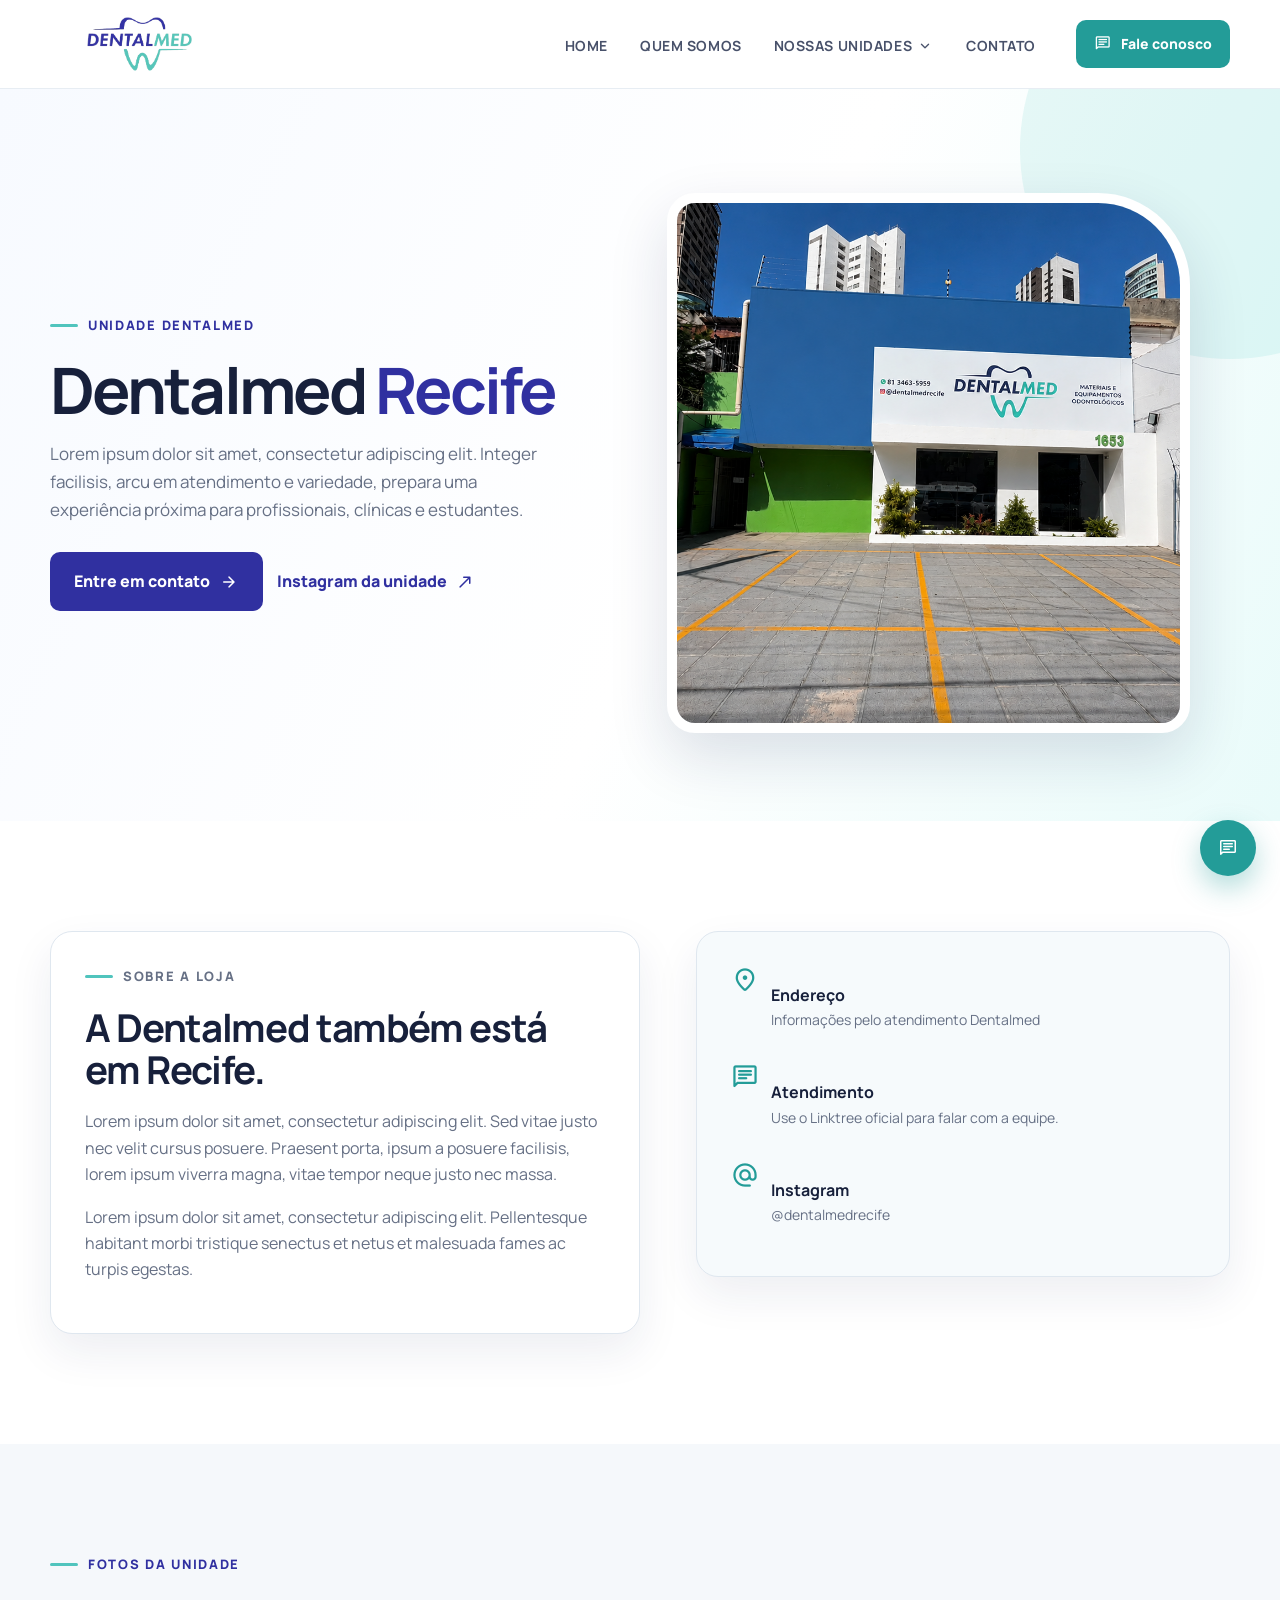
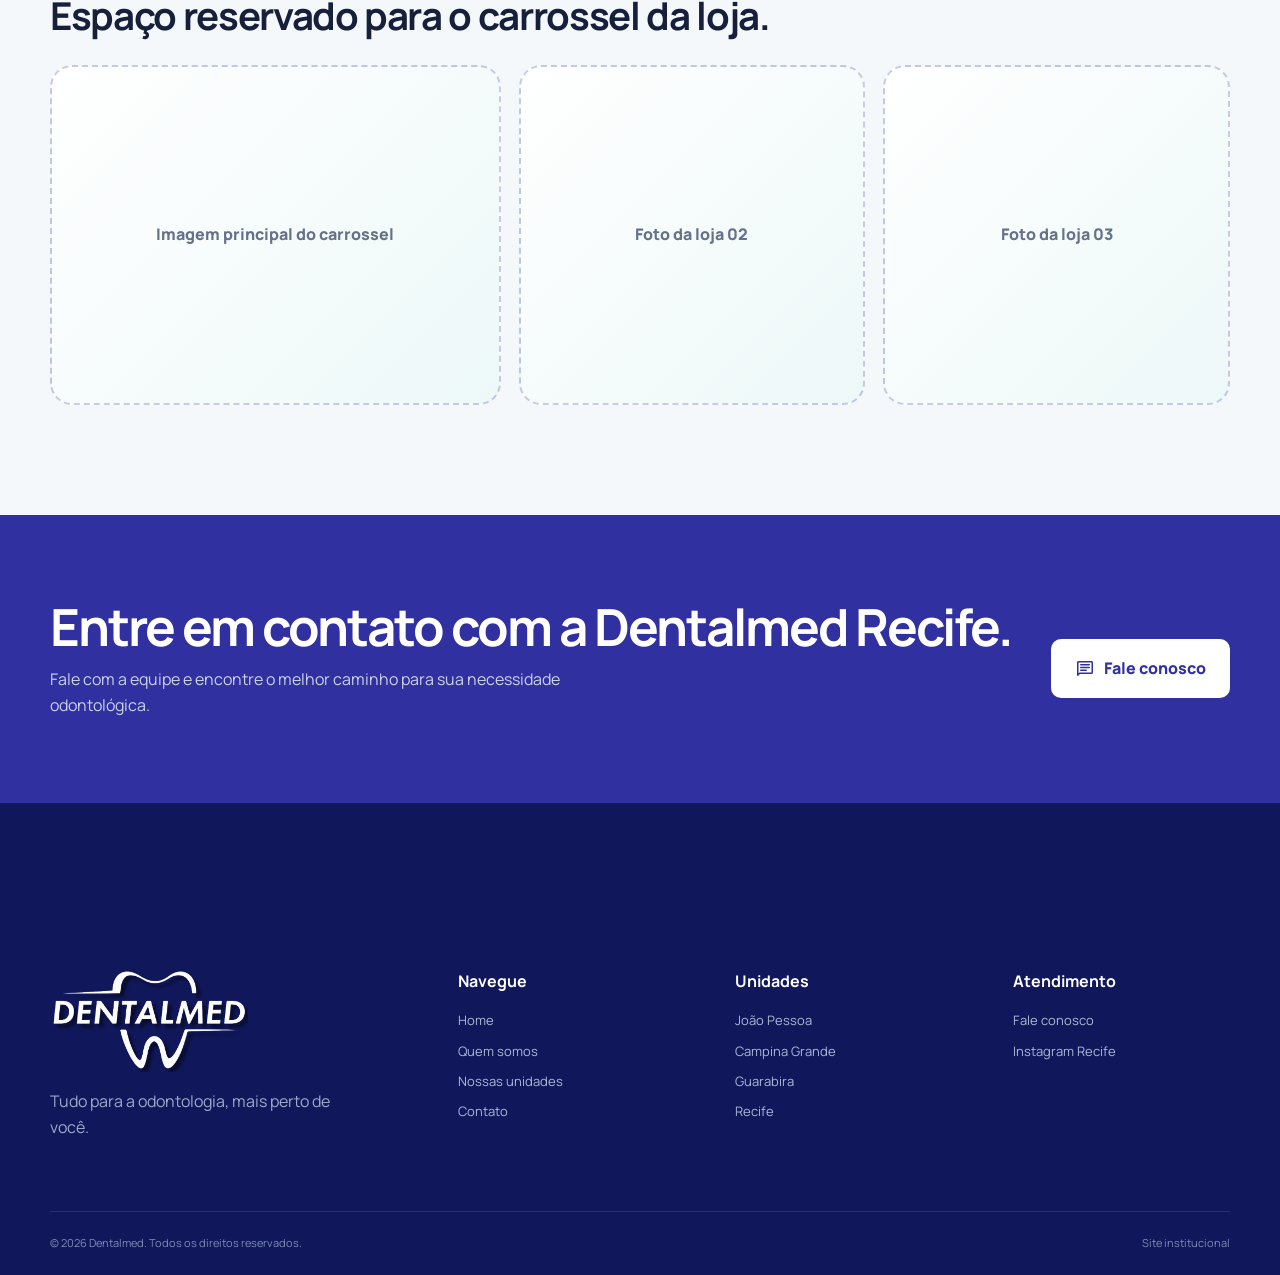
<file: unidade-recife.html>
<!doctype html>
<html lang="pt-BR">
<head>
  <meta charset="utf-8">
  <meta name="viewport" content="width=device-width, initial-scale=1">
  <meta name="description" content="Conheça a unidade Dentalmed Recife.">
  <title>Dentalmed Recife | Unidade Dentalmed</title>
  <link rel="preconnect" href="https://fonts.googleapis.com">
  <link rel="preconnect" href="https://fonts.gstatic.com" crossorigin>
  <link href="https://fonts.googleapis.com/css2?family=Manrope:wght@400;500;600;700;800&family=Material+Symbols+Rounded:FILL@0..1&display=swap" rel="stylesheet">
  <link rel="stylesheet" href="styles.css">
</head>
<body class="unit-page">
  <header class="site-header" id="inicio">
    <div class="container header-inner">
      <a class="brand" href="index.html#inicio" aria-label="Dentalmed - início"><img src="assets/dentalmed-logo-cropped.png" alt="Dentalmed"></a>
      <button class="menu-button" type="button" aria-label="Abrir menu" aria-expanded="false" aria-controls="main-menu"><span class="material-symbols-rounded" aria-hidden="true">menu</span></button>
      <nav class="main-nav" id="main-menu" aria-label="Navegação principal">
        <a href="index.html#inicio">Home</a><a href="index.html#quem-somos">Quem somos</a>
        <div class="nav-item has-dropdown"><button class="nav-trigger" type="button" aria-expanded="false" aria-controls="units-dropdown">Nossas unidades <span class="material-symbols-rounded" aria-hidden="true">expand_more</span></button><div class="nav-dropdown" id="units-dropdown"><a href="unidade-joao-pessoa.html">João Pessoa</a><a href="unidade-campina-grande.html">Campina Grande</a><a href="unidade-guarabira.html">Guarabira</a><a href="unidade-recife.html">Recife</a></div></div>
        <a href="index.html#contato">Contato</a>
      </nav>
      <a class="button button-small header-cta" href="https://linktr.ee/mktgrupodentalmed" target="_blank" rel="noopener"><span class="material-symbols-rounded" aria-hidden="true">chat</span> Fale conosco</a>
    </div>
  </header>
  <main>
    <section class="unit-hero"><div class="container unit-hero-grid"><div class="unit-hero-copy"><p class="eyebrow"><span></span> Unidade Dentalmed</p><h1>Dentalmed <strong>Recife</strong></h1><p>Lorem ipsum dolor sit amet, consectetur adipiscing elit. Integer facilisis, arcu em atendimento e variedade, prepara uma experiência próxima para profissionais, clínicas e estudantes.</p><div class="unit-hero-actions"><a class="button" href="https://linktr.ee/mktgrupodentalmed" target="_blank" rel="noopener">Entre em contato <span class="material-symbols-rounded">arrow_forward</span></a><a class="text-link" href="https://www.instagram.com/dentalmedrecife/" target="_blank" rel="noopener">Instagram da unidade <span class="material-symbols-rounded">north_east</span></a></div></div><figure class="unit-hero-image"><img src="assets/facades/recife.png" alt="Fachada da Dentalmed Recife"></figure></div></section>
    <section class="unit-info section"><div class="container unit-info-grid"><article class="unit-text-card"><p class="eyebrow"><span></span> Sobre a loja</p><h2>A Dentalmed também está em Recife.</h2><p>Lorem ipsum dolor sit amet, consectetur adipiscing elit. Sed vitae justo nec velit cursus posuere. Praesent porta, ipsum a posuere facilisis, lorem ipsum viverra magna, vitae tempor neque justo nec massa.</p><p>Lorem ipsum dolor sit amet, consectetur adipiscing elit. Pellentesque habitant morbi tristique senectus et netus et malesuada fames ac turpis egestas.</p></article><aside class="unit-contact-card"><div class="unit-contact-row"><span class="material-symbols-rounded">location_on</span><p><strong>Endereço</strong><span>Informações pelo atendimento Dentalmed</span></p></div><div class="unit-contact-row"><span class="material-symbols-rounded">chat</span><p><strong>Atendimento</strong><span>Use o Linktree oficial para falar com a equipe.</span></p></div><div class="unit-contact-row"><span class="material-symbols-rounded">alternate_email</span><p><strong>Instagram</strong><span>@dentalmedrecife</span></p></div></aside></div></section>
    <section class="unit-gallery section"><div class="container"><p class="eyebrow"><span></span> Fotos da unidade</p><h2>Espaço reservado para o carrossel da loja.</h2><div class="carousel-placeholder" aria-label="Espaço para carrossel de fotos da unidade"><div class="carousel-slot">Imagem principal do carrossel</div><div class="carousel-slot">Foto da loja 02</div><div class="carousel-slot">Foto da loja 03</div></div></div></section>
    <section class="unit-final-cta"><div class="container unit-final-panel"><div><h2>Entre em contato com a Dentalmed Recife.</h2><p>Fale com a equipe e encontre o melhor caminho para sua necessidade odontológica.</p></div><a class="button button-white" href="https://linktr.ee/mktgrupodentalmed" target="_blank" rel="noopener"><span class="material-symbols-rounded">chat</span> Fale conosco</a></div></section>
  </main>
  <footer class="site-footer"><div class="footer-art" aria-hidden="true"></div><div class="container footer-grid"><div><img class="footer-logo" src="assets/dentalmed-logo-white-cropped.png" alt="Dentalmed"><p>Tudo para a odontologia, mais perto de você.</p></div><div><strong>Navegue</strong><a href="index.html#inicio">Home</a><a href="index.html#quem-somos">Quem somos</a><a href="index.html#unidades">Nossas unidades</a><a href="index.html#contato">Contato</a></div><div><strong>Unidades</strong><a href="unidade-joao-pessoa.html">João Pessoa</a><a href="unidade-campina-grande.html">Campina Grande</a><a href="unidade-guarabira.html">Guarabira</a><a href="unidade-recife.html">Recife</a></div><div><strong>Atendimento</strong><a href="https://linktr.ee/mktgrupodentalmed" target="_blank" rel="noopener">Fale conosco</a><a href="https://www.instagram.com/dentalmedrecife/" target="_blank" rel="noopener">Instagram Recife</a></div></div><div class="container footer-bottom"><span>© 2026 Dentalmed. Todos os direitos reservados.</span><span>Site institucional</span></div></footer>
  <a class="floating-whatsapp" href="https://linktr.ee/mktgrupodentalmed" target="_blank" rel="noopener" aria-label="Falar com a Dentalmed"><span class="material-symbols-rounded">chat</span></a>
  <script src="script.js"></script>
</body>
</html>
</file>
<file: styles.css>
:root{--blue:#3030a0;--blue-dark:#1e247c;--turquoise:#50c4bd;--turquoise-dark:#239c98;--ink:#17203b;--muted:#667085;--surface:#f5f8fb;--white:#fff;--border:#dfe7ef;--shadow:0 24px 60px rgba(22,36,86,.14)}
*{box-sizing:border-box}html{scroll-behavior:smooth}body{margin:0;color:var(--ink);font-family:Manrope,Arial,sans-serif;background:#fff;line-height:1.65}img{display:block;max-width:100%}a{color:inherit;text-decoration:none}button,input,select{font:inherit}.container{width:min(1180px,calc(100% - 40px));margin:0 auto}.section{padding:110px 0}.material-symbols-rounded{font-family:'Material Symbols Rounded';font-weight:normal;font-style:normal;font-size:1.25em;line-height:1;letter-spacing:normal;text-transform:none;display:inline-block;white-space:nowrap;word-wrap:normal;direction:ltr;font-feature-settings:'liga';-webkit-font-feature-settings:'liga';-webkit-font-smoothing:antialiased;vertical-align:middle}.site-header{position:sticky;top:0;z-index:50;background:rgba(255,255,255,.94);backdrop-filter:blur(16px);border-bottom:1px solid rgba(223,231,239,.75)}.header-inner{height:88px;display:flex;align-items:center;gap:40px}.brand img{width:164px;height:62px;object-fit:contain}.main-nav{display:flex;gap:32px;margin-left:auto}.main-nav a{position:relative;padding:30px 0 26px;color:#48516a;font-size:14px;font-weight:700;text-transform:uppercase;letter-spacing:.04em}.main-nav a:after{content:"";position:absolute;left:0;right:100%;bottom:20px;height:2px;background:var(--turquoise);transition:.25s}.main-nav a:hover:after,.main-nav a.active:after{right:0}.main-nav a.active{color:var(--blue)}.button{display:inline-flex;align-items:center;justify-content:center;gap:9px;border:0;border-radius:10px;padding:16px 24px;color:#fff;background:var(--blue);font-weight:800;cursor:pointer;transition:.25s}.button:hover{background:var(--blue-dark);transform:translateY(-2px);box-shadow:0 12px 24px rgba(48,48,160,.2)}.button-small{padding:12px 18px;font-size:14px;background:var(--turquoise-dark)}.menu-button{display:none;border:0;background:transparent;color:var(--blue);padding:8px}.hero{position:relative;overflow:hidden;background:linear-gradient(115deg,#f7faff 0%,#fff 56%,#eefcfb 100%)}.hero:before{content:"";position:absolute;width:420px;height:420px;border-radius:50%;background:rgba(80,196,189,.11);top:-210px;right:-90px}.hero-grid{min-height:660px;display:grid;grid-template-columns:1.04fr .96fr;align-items:center;gap:70px;padding-top:55px;padding-bottom:75px}.eyebrow{display:flex;align-items:center;gap:10px;margin:0 0 20px;color:var(--blue);font-size:13px;font-weight:800;text-transform:uppercase;letter-spacing:.13em}.eyebrow span{width:28px;height:3px;border-radius:10px;background:var(--turquoise)}.hero h1,.section h2{margin:0;letter-spacing:-.045em;line-height:1.08}.hero h1{max-width:660px;font-size:clamp(44px,5.4vw,74px);font-weight:700}.hero h1 strong,.section h2 strong{color:var(--blue);font-weight:800}.hero-text{max-width:610px;margin:26px 0 30px;color:var(--muted);font-size:18px}.hero-actions{display:flex;align-items:center;gap:30px}.text-link{display:inline-flex;align-items:center;gap:8px;color:var(--blue);font-weight:800}.text-link:hover{color:var(--turquoise-dark)}.hero-proof{display:flex;gap:36px;margin-top:45px;padding-top:24px;border-top:1px solid var(--border)}.hero-proof>div{display:flex;align-items:center;gap:11px}.hero-proof strong{font-size:30px;color:var(--blue)}.hero-proof span:last-child{max-width:120px;color:#59627a;font-size:12px;font-weight:700;line-height:1.3}.hero-proof .material-symbols-rounded{color:var(--turquoise-dark);font-size:32px}.hero-visual{position:relative;height:530px}.team-photo{position:absolute;overflow:hidden;background:#eaf0f8;border:9px solid #fff;box-shadow:var(--shadow)}.team-photo img{width:100%;height:100%;object-fit:cover}.team-photo-main{width:68%;height:88%;right:0;top:0;border-radius:90px 20px 90px 20px}.team-photo-main img{object-position:center 24%}.team-photo-secondary{width:45%;height:55%;left:0;bottom:0;border-radius:20px 70px 20px 70px}.team-photo-secondary img{object-position:center 20%}.hero-badge{position:absolute;right:3%;bottom:5%;width:220px;padding:19px;border-radius:14px;background:#fff;box-shadow:0 18px 40px rgba(21,34,74,.18);display:grid;grid-template-columns:auto 1fr;column-gap:10px;align-items:center}.hero-badge .material-symbols-rounded{grid-row:1/3;color:var(--turquoise-dark);font-size:34px}.hero-badge strong{font-size:13px}.hero-badge span:last-child{font-size:10px;color:var(--muted)}.hero-wave{position:absolute;left:-5%;right:-5%;bottom:-50px;height:95px;background:#fff;border-radius:50% 50% 0 0/80% 80% 0 0}.trust-bar{position:relative;z-index:2;background:#fff}.trust-grid{display:grid;grid-template-columns:repeat(3,1fr);padding:30px 0 38px}.trust-grid>div{display:flex;align-items:center;justify-content:center;gap:16px;border-right:1px solid var(--border)}.trust-grid>div:last-child{border:0}.trust-grid .material-symbols-rounded{color:var(--turquoise-dark);font-size:36px}.trust-grid p{display:flex;flex-direction:column;margin:0}.trust-grid strong{font-size:14px}.trust-grid p span{font-size:12px;color:var(--muted)}.about-grid{display:grid;grid-template-columns:.92fr 1.08fr;gap:100px;align-items:center}.about-gallery{position:relative;min-height:570px}.about-main{position:absolute;width:73%;height:520px;left:0;top:0;object-fit:cover;object-position:center 20%;border-radius:20px 90px 20px 20px}.about-detail{position:absolute;width:43%;height:300px;right:0;bottom:0;object-fit:cover;object-position:center 20%;border:9px solid #fff;border-radius:70px 20px 20px 20px;box-shadow:var(--shadow)}.about-seal{position:absolute;left:8%;bottom:1%;display:flex;align-items:center;gap:9px;padding:13px 17px;border-radius:12px;background:var(--blue);color:#fff;font-size:12px}.about-seal .material-symbols-rounded{color:var(--turquoise)}.section h2{font-size:clamp(36px,4.1vw,56px)}.about-copy p:not(.eyebrow){color:var(--muted);font-size:16px}.about-copy .text-link{margin-top:14px}.units{position:relative;overflow:hidden;color:#fff;background:var(--blue-dark)}.units:before{content:"";position:absolute;inset:0;background-image:radial-gradient(rgba(80,196,189,.28) 1px,transparent 1px);background-size:27px 27px;mask-image:linear-gradient(to right,transparent,#000 70%,#000)}.units .container{position:relative}.eyebrow.light{color:#a9f0eb}.section-heading{display:flex;align-items:end;justify-content:space-between;gap:60px;margin-bottom:48px}.section-heading>div{max-width:720px}.section-heading h2 strong{color:#74d9d4}.section-heading>p{max-width:370px;color:#bdc9e2}.unit-grid{display:grid;grid-template-columns:repeat(2,1fr);gap:22px}.unit-card{display:grid;grid-template-columns:45% 55%;min-height:310px;overflow:hidden;border:1px solid rgba(255,255,255,.15);border-radius:18px;background:rgba(255,255,255,.08);transition:.3s}.unit-card:hover{transform:translateY(-5px);background:rgba(255,255,255,.12)}.unit-card>img{width:100%;height:100%;object-fit:cover;filter:saturate(.8)}.unit-content{display:flex;flex-direction:column;padding:28px}.unit-state{color:#77ded7;font-size:11px;font-weight:800;text-transform:uppercase;letter-spacing:.13em}.unit-content h3{margin:3px 0 12px;font-size:25px}.unit-content p{margin:0 0 20px;color:#c8d0e1;font-size:13px}.unit-content a{display:flex;align-items:center;gap:6px;margin-top:auto;color:#fff;font-size:13px;font-weight:800}.unit-content a:hover{color:var(--turquoise)}.photo-credit{margin:22px 0 0;color:#93a0bf;font-size:10px;text-align:right}.contact{background:#f5f8fb}.contact-panel{position:relative;overflow:hidden;display:grid;grid-template-columns:1fr .82fr;gap:80px;padding:70px;border-radius:28px;background:var(--blue);color:#fff}.contact-panel:after{content:"";position:absolute;width:370px;height:370px;border:80px solid rgba(80,196,189,.15);border-radius:50%;left:-190px;bottom:-250px}.contact-copy{position:relative;z-index:1}.contact-copy h2 strong{color:#72ddd6}.contact-copy>p:not(.eyebrow){max-width:560px;color:#cbd3e8}.button-white{margin-top:20px;background:#fff;color:var(--blue)}.button-white:hover{color:#fff;background:var(--turquoise-dark)}.contact-form{position:relative;z-index:1;display:grid;gap:14px;padding:30px;border-radius:18px;background:#fff;color:var(--ink);box-shadow:var(--shadow)}.contact-form label{display:grid;gap:6px;color:#4d566c;font-size:12px;font-weight:800}.contact-form input,.contact-form select{width:100%;padding:13px 14px;border:1px solid var(--border);border-radius:8px;outline:0;background:#fafcff;color:var(--ink)}.contact-form input:focus,.contact-form select:focus{border-color:var(--turquoise);box-shadow:0 0 0 3px rgba(80,196,189,.15)}.contact-form .button{width:100%;margin-top:4px}.form-status{min-height:18px;margin:0;color:var(--turquoise-dark);font-size:12px;text-align:center}.site-footer{position:relative;overflow:hidden;padding-top:80px;color:#d6dcef;background:#10185b}.footer-art{position:absolute;left:0;right:0;top:0;height:120px;background:url('assets/rodape-dentalmed.png') center top/100% auto no-repeat;opacity:.32}.footer-grid{position:relative;display:grid;grid-template-columns:1.6fr repeat(3,1fr);gap:60px;padding:85px 0 55px}.footer-logo{width:190px}.footer-grid p{max-width:280px;color:#9ca9ca}.footer-grid>div:not(:first-child){display:flex;flex-direction:column;gap:9px}.footer-grid strong{margin-bottom:7px;color:#fff}.footer-grid a,.footer-grid span{font-size:13px;color:#adb8d5}.footer-grid a:hover{color:var(--turquoise)}.footer-bottom{display:flex;justify-content:space-between;padding:22px 0;border-top:1px solid rgba(255,255,255,.1);font-size:11px;color:#7f8cb4}.floating-whatsapp{position:fixed;z-index:40;right:24px;bottom:24px;width:56px;height:56px;border-radius:50%;display:grid;place-items:center;color:#fff;background:var(--turquoise-dark);box-shadow:0 12px 28px rgba(35,156,152,.35)}.floating-whatsapp:hover{transform:scale(1.06)}
@media(max-width:980px){.header-inner{height:74px}.brand img{width:140px}.menu-button{display:block;margin-left:auto}.header-cta{display:none}.main-nav{position:absolute;left:20px;right:20px;top:75px;display:none;flex-direction:column;gap:0;padding:12px 22px;border-radius:12px;background:#fff;box-shadow:var(--shadow)}.main-nav.open{display:flex}.main-nav a{padding:13px 0}.main-nav a:after{bottom:8px}.hero-grid{grid-template-columns:1fr;gap:30px;padding-top:80px}.hero-copy{text-align:center}.eyebrow,.hero-actions,.hero-proof{justify-content:center}.hero-text{margin-left:auto;margin-right:auto}.hero-visual{width:min(620px,100%);margin:auto}.about-grid{grid-template-columns:1fr;gap:65px}.about-gallery{width:min(600px,100%);margin:auto}.section-heading{align-items:start;flex-direction:column}.contact-panel{grid-template-columns:1fr;padding:50px}.footer-grid{grid-template-columns:1.5fr 1fr 1fr}.footer-grid>div:last-child{grid-column:2}.unit-card{grid-template-columns:42% 58%}}
@media(max-width:680px){.container{width:min(100% - 28px,1180px)}.section{padding:78px 0}.hero-grid{min-height:auto}.hero h1{font-size:43px}.hero-actions{align-items:stretch;flex-direction:column;gap:18px}.hero-proof{gap:20px}.hero-visual{height:420px}.team-photo-main{width:76%;height:84%}.team-photo-secondary{width:48%;height:53%}.hero-badge{right:0;bottom:0;width:200px}.trust-grid{grid-template-columns:1fr;gap:0}.trust-grid>div{justify-content:flex-start;padding:18px 10px;border-right:0;border-bottom:1px solid var(--border)}.about-gallery{min-height:480px}.about-main{height:420px}.about-detail{height:230px}.unit-grid{grid-template-columns:1fr}.unit-card{grid-template-columns:1fr;min-height:0}.unit-card>img{height:210px}.contact-panel{gap:38px;padding:36px 22px;border-radius:20px}.contact-form{padding:22px 17px}.footer-grid{grid-template-columns:1fr 1fr;gap:35px}.footer-grid>div:first-child{grid-column:1/-1}.footer-grid>div:last-child{grid-column:auto}.footer-bottom{gap:15px;flex-direction:column}.photo-credit{text-align:left}}
@media(prefers-reduced-motion:reduce){html{scroll-behavior:auto}*{transition:none!important}}

/* Visual refinement: stronger brand presence and editorial product story. */
.brand img{width:178px;height:58px;object-fit:contain}.hero{background:#f7f9fe}.hero:after{content:"";position:absolute;left:0;bottom:0;width:38%;height:5px;background:var(--turquoise)}
.solutions{padding-top:72px;background:#fff}.solutions-panel{display:grid;grid-template-columns:1.08fr .92fr;min-height:560px;overflow:hidden;border-radius:28px;background:var(--blue-dark);box-shadow:var(--shadow)}.solutions-panel>img{width:100%;height:100%;object-fit:cover}.solutions-copy{display:flex;flex-direction:column;justify-content:center;padding:62px;color:#fff}.solutions-copy h2{font-size:clamp(34px,3.5vw,50px)}.solutions-copy h2 strong{color:#74d9d4}.solutions-copy>p:not(.eyebrow){color:#c8d2e8}.solutions-copy ul{display:grid;gap:11px;margin:12px 0 26px;padding:0;list-style:none}.solutions-copy li{display:flex;align-items:center;gap:10px;font-size:14px;font-weight:600}.solutions-copy li .material-symbols-rounded{color:var(--turquoise)}.solutions-copy .button{align-self:flex-start}.unit-content p{margin-bottom:10px}.unit-content .unit-phone{margin:0 0 18px;color:#7de0da;font-size:12px}.footer-logo{width:210px;max-height:104px;object-fit:contain;object-position:left center}
@media(max-width:980px){.brand img{width:150px}.solutions-panel{grid-template-columns:1fr}.solutions-panel>img{height:420px}}
@media(max-width:680px){.solutions{padding-top:45px}.solutions-panel{border-radius:18px}.solutions-panel>img{height:270px}.solutions-copy{padding:34px 24px}.solutions-copy .button{width:100%}}
html,body{max-width:100%;overflow-x:hidden}.hero-copy,.hero-visual,.about-copy,.solutions-copy{min-width:0}
@media(max-width:680px){.hero-grid{width:100%;padding-left:14px;padding-right:14px}.hero-copy{width:100%}.hero h1{max-width:100%;font-size:clamp(38px,11vw,43px);overflow-wrap:anywhere}.hero-text{max-width:100%;font-size:16px}.hero-proof{width:100%;justify-content:space-around;gap:10px}.hero-proof>div{min-width:0}.hero-proof span:last-child{max-width:125px}.hero-visual{width:100%;max-width:100%;overflow:visible}.team-photo-main{right:2%}.team-photo-secondary{left:0}.hero-badge{right:1%;max-width:52%}.section h2{overflow-wrap:anywhere}.unit-content{min-width:0}}
@media(max-width:680px){.hero h1{font-size:38px}.hero h1>span,.hero h1>strong{display:block}.menu-button{display:flex;align-items:center;gap:5px;margin-left:auto;font-size:12px;font-weight:800;text-transform:uppercase}.menu-button:after{content:"Menu"}.menu-button[aria-expanded="true"]:after{content:"Fechar"}.about-gallery{overflow:hidden}}
.team-photo-main img,.team-photo-secondary img,.about-main,.about-detail{object-position:center center}

/* Dropdown navigation and unit detail pages. */
.main-nav .has-dropdown{position:relative;display:flex;align-items:center}.nav-trigger{position:relative;display:inline-flex;align-items:center;gap:4px;padding:30px 0 26px;border:0;background:transparent;color:#48516a;font-size:14px;font-weight:700;text-transform:uppercase;letter-spacing:.04em;cursor:pointer}.nav-trigger:after{content:"";position:absolute;left:0;right:100%;bottom:20px;height:2px;background:var(--turquoise);transition:.25s}.nav-trigger:hover,.has-dropdown.open .nav-trigger{color:var(--blue)}.nav-trigger:hover:after,.has-dropdown.open .nav-trigger:after{right:0}.nav-trigger .material-symbols-rounded{font-size:18px;transition:.25s}.has-dropdown.open .nav-trigger .material-symbols-rounded{transform:rotate(180deg)}.nav-dropdown{position:absolute;top:78px;left:50%;min-width:220px;padding:10px;border:1px solid var(--border);border-radius:16px;background:#fff;box-shadow:var(--shadow);opacity:0;visibility:hidden;transform:translate(-50%,8px);transition:.2s}.has-dropdown:hover .nav-dropdown,.has-dropdown.open .nav-dropdown{opacity:1;visibility:visible;transform:translate(-50%,0)}.nav-dropdown a,.main-nav .nav-dropdown a{display:flex;padding:11px 12px;border-radius:10px;color:#48516a;font-size:13px;font-weight:800;text-transform:none;letter-spacing:0}.nav-dropdown a:after{display:none}.nav-dropdown a:hover{color:var(--blue);background:#f3fbfa}.unit-card>img{object-position:center center}.unit-card .unit-phone{margin-top:0}.unit-page .site-header{position:sticky}.unit-hero{position:relative;overflow:hidden;padding:88px 0 72px;background:linear-gradient(115deg,#f7faff 0%,#fff 55%,#e9fbfa 100%)}.unit-hero:before{content:"";position:absolute;width:420px;height:420px;border-radius:50%;background:rgba(80,196,189,.13);right:-160px;top:-150px}.unit-hero-grid{position:relative;display:grid;grid-template-columns:.92fr 1.08fr;align-items:center;gap:64px}.unit-hero-copy h1{margin:0;font-size:clamp(42px,5vw,68px);line-height:1.04;letter-spacing:-.045em}.unit-hero-copy h1 strong{color:var(--blue)}.unit-hero-copy p:not(.eyebrow){max-width:560px;color:var(--muted);font-size:17px}.unit-hero-actions{display:flex;flex-wrap:wrap;gap:14px;margin-top:28px}.unit-hero-image{position:relative;overflow:hidden;border:10px solid #fff;border-radius:28px 92px 28px 28px;box-shadow:var(--shadow);background:#eaf0f8}.unit-hero-image img{width:100%;height:520px;object-fit:cover;object-position:center center}.unit-info{background:#fff}.unit-info-grid{display:grid;grid-template-columns:1.05fr .95fr;gap:56px;align-items:start}.unit-text-card,.unit-contact-card{padding:34px;border:1px solid var(--border);border-radius:22px;background:#fff;box-shadow:0 18px 44px rgba(22,36,86,.08)}.unit-text-card h2,.unit-gallery h2{margin:0 0 18px;font-size:clamp(30px,3vw,42px);line-height:1.08;letter-spacing:-.035em}.unit-text-card p{color:var(--muted)}.unit-contact-card{display:grid;gap:16px;background:#f6fafc}.unit-contact-row{display:flex;gap:12px;align-items:flex-start}.unit-contact-row .material-symbols-rounded{color:var(--turquoise-dark);font-size:28px}.unit-contact-row strong{display:block}.unit-contact-row span:last-child{display:block;color:var(--muted);font-size:14px}.unit-gallery{background:#f5f8fb}.carousel-placeholder{display:grid;grid-template-columns:1.3fr repeat(2,1fr);gap:18px;margin-top:28px}.carousel-slot{min-height:260px;border:2px dashed rgba(48,48,160,.25);border-radius:22px;background:linear-gradient(135deg,#fff,#edf8f8);display:grid;place-items:center;padding:24px;text-align:center;color:#657089;font-weight:800}.carousel-slot:first-child{min-height:340px}.unit-final-cta{padding:84px 0;background:var(--blue);color:#fff}.unit-final-panel{display:flex;align-items:center;justify-content:space-between;gap:36px}.unit-final-panel h2{margin:0;font-size:clamp(32px,4vw,54px);line-height:1.08;letter-spacing:-.04em}.unit-final-panel p{margin:12px 0 0;max-width:560px;color:#cbd3e8}
@media(max-width:980px){.nav-trigger{width:100%;justify-content:space-between;padding:13px 0}.nav-trigger:after{bottom:8px}.main-nav .has-dropdown{display:block}.nav-dropdown{position:static;min-width:0;padding:4px 0 7px 12px;border:0;border-left:2px solid var(--turquoise);border-radius:0;background:transparent;box-shadow:none;opacity:1;visibility:visible;transform:none;display:none}.has-dropdown.open .nav-dropdown{display:block;transform:none}.nav-dropdown a,.main-nav .nav-dropdown a{padding:9px 0;color:#59627a}.unit-hero-grid,.unit-info-grid{grid-template-columns:1fr}.unit-hero-image img{height:430px}.carousel-placeholder{grid-template-columns:1fr}.unit-final-panel{align-items:flex-start;flex-direction:column}}
@media(max-width:680px){.unit-hero{padding:66px 0 54px}.unit-hero-grid{gap:34px}.unit-hero-actions{flex-direction:column}.unit-hero-image{border-width:7px;border-radius:22px 56px 22px 22px}.unit-hero-image img{height:300px}.unit-text-card,.unit-contact-card{padding:24px}.carousel-slot,.carousel-slot:first-child{min-height:190px}.unit-final-cta{padding:62px 0}}
</file>
